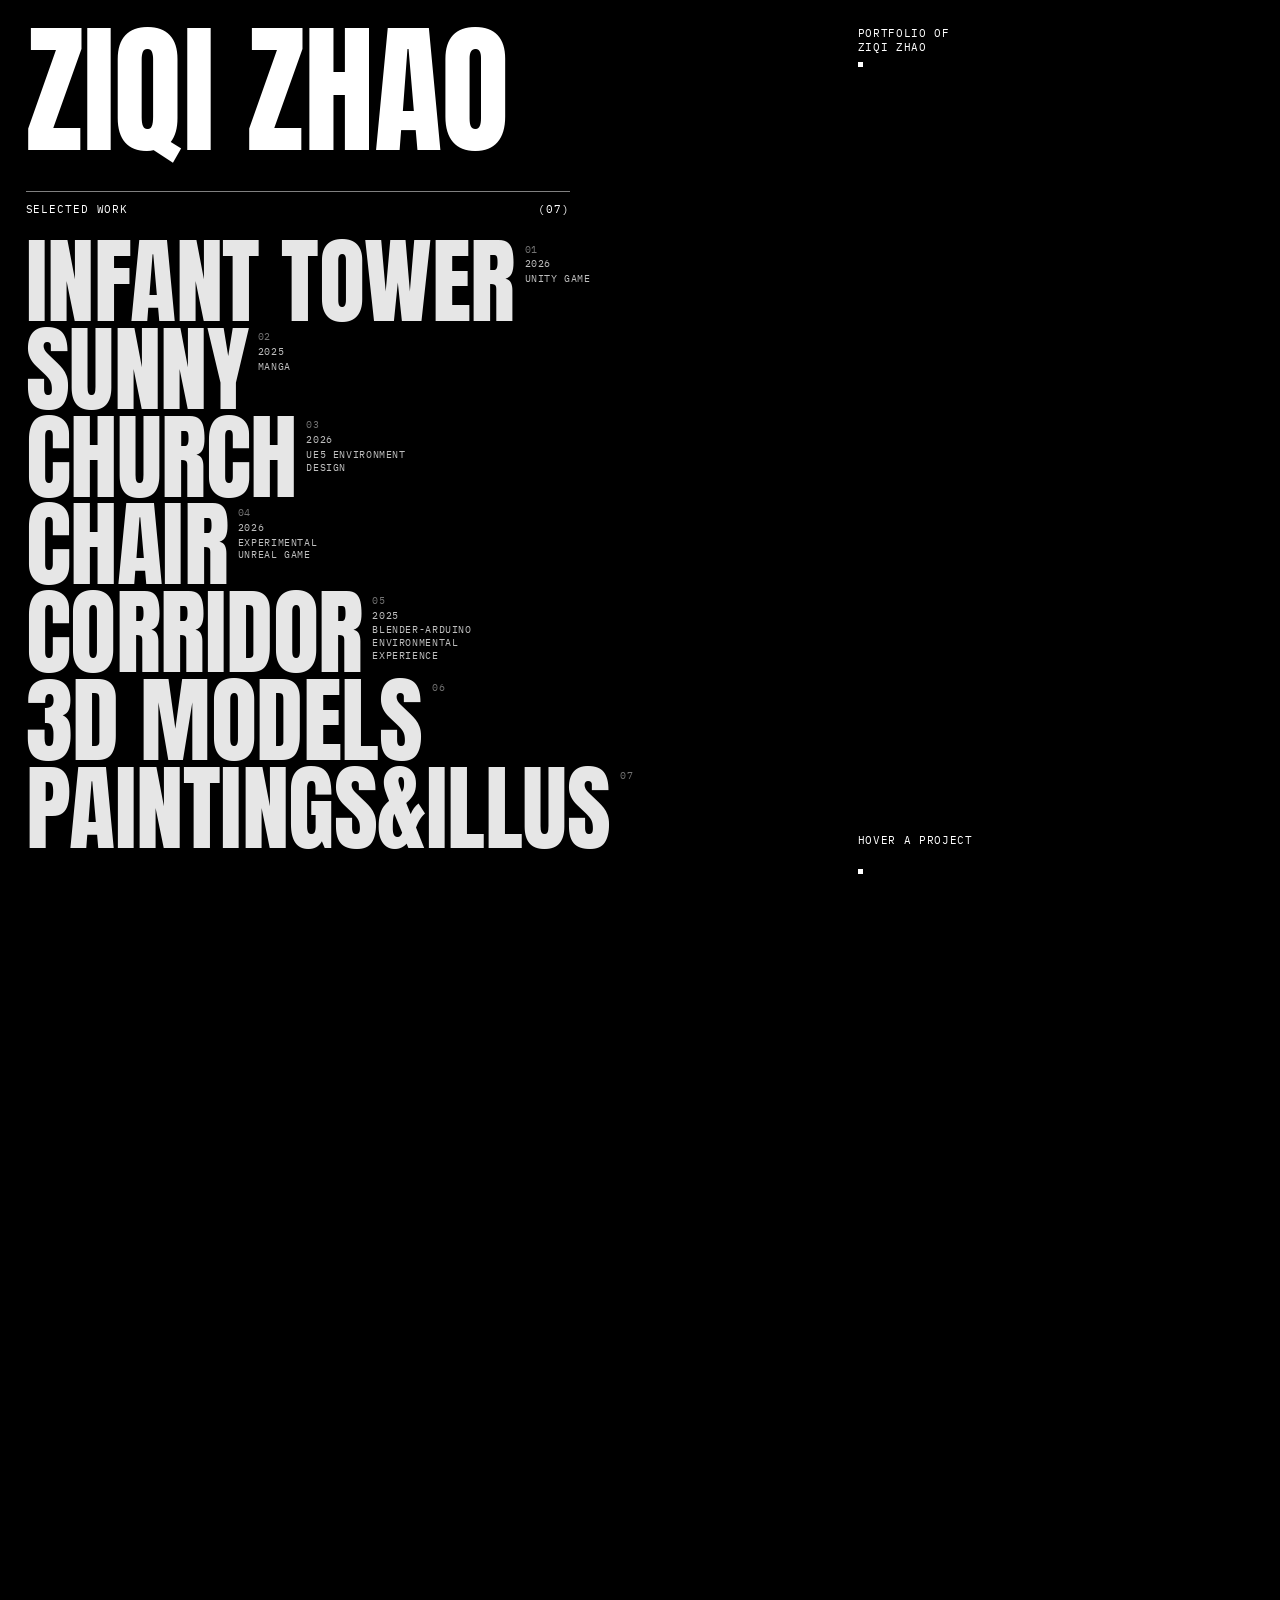
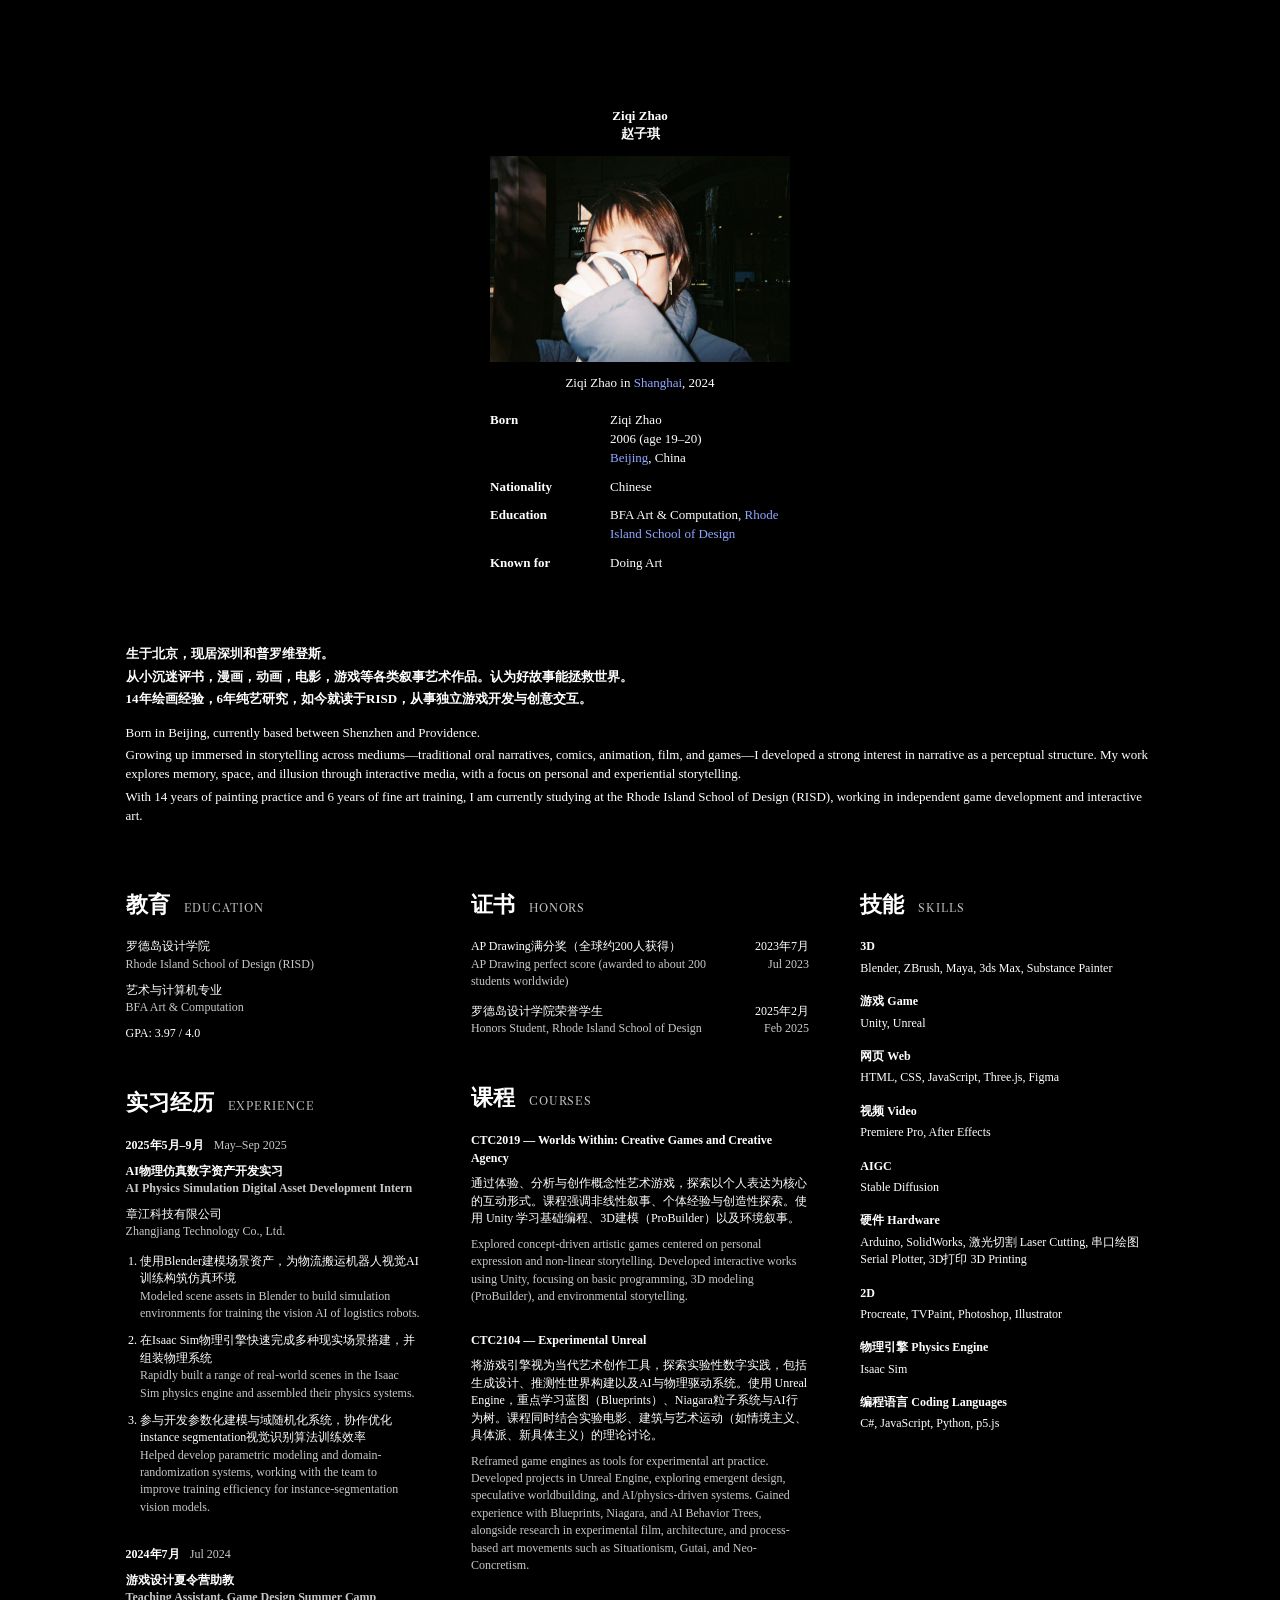
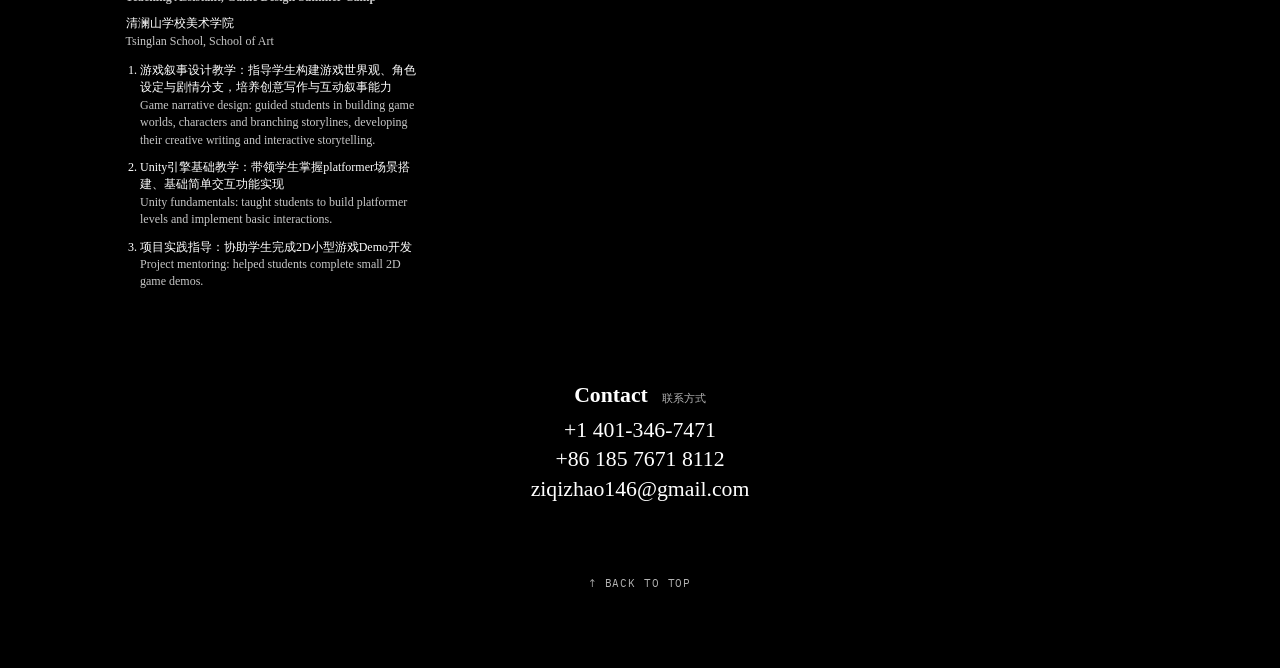
<file: index.html>
<!DOCTYPE html>
<html lang="en">
<head>
  <meta charset="utf-8">
  <meta name="viewport" content="width=device-width, initial-scale=1">
  <title>Ziqi Zhao — Portfolio</title>
  <meta name="description" content="Portfolio of Ziqi Zhao — games, environmental experiences, manga, 3D and painting.">
  <link rel="preload" href="assets/fonts/anton-latin-400-normal.woff2?v=912c3c9f26" as="font" type="font/woff2" crossorigin>
  <link rel="preload" href="assets/fonts/libre-caslon-text-latin-400-normal.woff2" as="font" type="font/woff2" crossorigin>
  <link rel="stylesheet" href="assets/css/style.css?v=9d359896c9">
  <link rel="stylesheet" href="assets/css/about.css?v=159764743d">
</head>
<body class="home" id="top">
  <video class="bg-video" id="bgVideo" autoplay muted loop playsinline preload="auto"></video>
  <div class="bg-shade" aria-hidden="true"></div>
  <nav class="stack" id="stack" aria-label="Projects">
    <h1 class="stack__name" id="name">Ziqi Zhao</h1>
    <div class="stack__divider"><span>Selected work</span><span id="count"></span></div>
    <ol class="stack__list" id="list"></ol>
  </nav>

  <!-- ============ About / CV (scroll down from the project list) ============ -->
  <section class="cv" id="about" aria-label="About Ziqi Zhao">

    <aside class="cv__box" aria-label="Profile">
      <p class="cv__boxname">Ziqi Zhao<br><span lang="zh">赵子琪</span></p>
      <figure>
        <img src="content/about/portrait.jpg?v=df8f475150" width="1200" height="824" alt="Ziqi Zhao drinking from a cup at night" loading="lazy">
        <figcaption>Ziqi Zhao in <a href="https://en.wikipedia.org/wiki/Shanghai" target="_blank" rel="noopener">Shanghai</a>, 2024</figcaption>
      </figure>
      <dl>
        <dt>Born</dt><dd>Ziqi Zhao<br>2006 (age 19–20)<br><a href="https://en.wikipedia.org/wiki/Beijing" target="_blank" rel="noopener">Beijing</a>, China</dd>
        <dt>Nationality</dt><dd>Chinese</dd>
        <dt>Education</dt><dd>BFA Art &amp; Computation, <a href="https://www.risd.edu" target="_blank" rel="noopener">Rhode Island School of Design</a></dd>
        <dt>Known for</dt><dd>Doing Art</dd>
      </dl>
    </aside>

    <div class="cv__lower">
      <div class="cv__bio">
        <div lang="zh">
          <p>生于北京，现居深圳和普罗维登斯。</p>
          <p>从小沉迷评书，漫画，动画，电影，游戏等各类叙事艺术作品。认为好故事能拯救世界。</p>
          <p>14年绘画经验，6年纯艺研究，如今就读于RISD，从事独立游戏开发与创意交互。</p>
        </div>
        <div>
          <p>Born in Beijing, currently based between Shenzhen and Providence.</p>
          <p>Growing up immersed in storytelling across mediums—traditional oral narratives, comics, animation, film, and games—I developed a strong interest in narrative as a perceptual structure. My work explores memory, space, and illusion through interactive media, with a focus on personal and experiential storytelling.</p>
          <p>With 14 years of painting practice and 6 years of fine art training, I am currently studying at the Rhode Island School of Design (RISD), working in independent game development and interactive art.</p>
        </div>
      </div>

      <div class="cv__cols">
        <div class="cv__col">
          <section>
            <h3><span lang="zh">教育</span><small>Education</small></h3>
            <p><span lang="zh">罗德岛设计学院</span><br><span class="en">Rhode Island School of Design (RISD)</span></p>
            <p><span lang="zh">艺术与计算机专业</span><br><span class="en">BFA Art &amp; Computation</span></p>
            <p>GPA: 3.97 / 4.0</p>
          </section>

          <section>
            <h3><span lang="zh">实习经历</span><small>Experience</small></h3>
            <article class="cv__job">
              <p class="cv__when">2025年5月–9月 <span class="en">May–Sep 2025</span></p>
              <p><b lang="zh">AI物理仿真数字资产开发实习</b><br><span class="en"><b>AI Physics Simulation Digital Asset Development Intern</b></span></p>
              <p><span lang="zh">章江科技有限公司</span><br><span class="en">Zhangjiang Technology Co., Ltd.</span></p>
              <ol>
                <li><span lang="zh">使用Blender建模场景资产，为物流搬运机器人视觉AI训练构筑仿真环境</span><span class="en">Modeled scene assets in Blender to build simulation environments for training the vision AI of logistics robots.</span></li>
                <li><span lang="zh">在Isaac Sim物理引擎快速完成多种现实场景搭建，并组装物理系统</span><span class="en">Rapidly built a range of real-world scenes in the Isaac Sim physics engine and assembled their physics systems.</span></li>
                <li><span lang="zh">参与开发参数化建模与域随机化系统，协作优化instance segmentation视觉识别算法训练效率</span><span class="en">Helped develop parametric modeling and domain-randomization systems, working with the team to improve training efficiency for instance-segmentation vision models.</span></li>
              </ol>
            </article>
            <article class="cv__job">
              <p class="cv__when">2024年7月 <span class="en">Jul 2024</span></p>
              <p><b lang="zh">游戏设计夏令营助教</b><br><span class="en"><b>Teaching Assistant, Game Design Summer Camp</b></span></p>
              <p><span lang="zh">清澜山学校美术学院</span><br><span class="en">Tsinglan School, School of Art</span></p>
              <ol>
                <li><span lang="zh">游戏叙事设计教学：指导学生构建游戏世界观、角色设定与剧情分支，培养创意写作与互动叙事能力</span><span class="en">Game narrative design: guided students in building game worlds, characters and branching storylines, developing their creative writing and interactive storytelling.</span></li>
                <li><span lang="zh">Unity引擎基础教学：带领学生掌握platformer场景搭建、基础简单交互功能实现</span><span class="en">Unity fundamentals: taught students to build platformer levels and implement basic interactions.</span></li>
                <li><span lang="zh">项目实践指导：协助学生完成2D小型游戏Demo开发</span><span class="en">Project mentoring: helped students complete small 2D game demos.</span></li>
              </ol>
            </article>
          </section>
        </div>

        <div class="cv__col">
          <section>
            <h3><span lang="zh">证书</span><small>Honors</small></h3>
            <dl class="cv__honors">
              <dt><span lang="zh">AP Drawing满分奖（全球约200人获得）</span><span class="en">AP Drawing perfect score (awarded to about 200 students worldwide)</span></dt>
              <dd>2023年7月<span class="en">Jul 2023</span></dd>
              <dt><span lang="zh">罗德岛设计学院荣誉学生</span><span class="en">Honors Student, Rhode Island School of Design</span></dt>
              <dd>2025年2月<span class="en">Feb 2025</span></dd>
            </dl>
          </section>

          <section>
            <h3><span lang="zh">课程</span><small>Courses</small></h3>
            <article class="cv__course">
              <p><b>CTC2019 — Worlds Within: Creative Games and Creative Agency</b></p>
              <p lang="zh">通过体验、分析与创作概念性艺术游戏，探索以个人表达为核心的互动形式。课程强调非线性叙事、个体经验与创造性探索。使用 Unity 学习基础编程、3D建模（ProBuilder）以及环境叙事。</p>
              <p class="en">Explored concept-driven artistic games centered on personal expression and non-linear storytelling. Developed interactive works using Unity, focusing on basic programming, 3D modeling (ProBuilder), and environmental storytelling.</p>
            </article>
            <article class="cv__course">
              <p><b>CTC2104 — Experimental Unreal</b></p>
              <p lang="zh">将游戏引擎视为当代艺术创作工具，探索实验性数字实践，包括生成设计、推测性世界构建以及AI与物理驱动系统。使用 Unreal Engine，重点学习蓝图（Blueprints）、Niagara粒子系统与AI行为树。课程同时结合实验电影、建筑与艺术运动（如情境主义、具体派、新具体主义）的理论讨论。</p>
              <p class="en">Reframed game engines as tools for experimental art practice. Developed projects in Unreal Engine, exploring emergent design, speculative worldbuilding, and AI/physics-driven systems. Gained experience with Blueprints, Niagara, and AI Behavior Trees, alongside research in experimental film, architecture, and process-based art movements such as Situationism, Gutai, and Neo-Concretism.</p>
            </article>
          </section>
        </div>

        <div class="cv__col">
          <section>
            <h3><span lang="zh">技能</span><small>Skills</small></h3>
            <dl class="cv__skills">
              <dt>3D</dt><dd>Blender, ZBrush, Maya, 3ds Max, Substance Painter</dd>
              <dt><span lang="zh">游戏</span> Game</dt><dd>Unity, Unreal</dd>
              <dt><span lang="zh">网页</span> Web</dt><dd>HTML, CSS, JavaScript, Three.js, Figma</dd>
              <dt><span lang="zh">视频</span> Video</dt><dd>Premiere Pro, After Effects</dd>
              <dt>AIGC</dt><dd>Stable Diffusion</dd>
              <dt><span lang="zh">硬件</span> Hardware</dt><dd>Arduino, SolidWorks, <span lang="zh">激光切割</span> Laser Cutting, <span lang="zh">串口绘图</span> Serial Plotter, <span lang="zh">3D打印</span> 3D Printing</dd>
              <dt>2D</dt><dd>Procreate, TVPaint, Photoshop, Illustrator</dd>
              <dt><span lang="zh">物理引擎</span> Physics Engine</dt><dd>Isaac Sim</dd>
              <dt><span lang="zh">编程语言</span> Coding Languages</dt><dd>C#, JavaScript, Python, p5.js</dd>
            </dl>
          </section>
        </div>
      </div>

      <footer class="cv__contact" id="contact">
        <h3>Contact <span lang="zh">联系方式</span></h3>
        <p><a href="tel:+14013467471">+1 401-346-7471</a></p>
        <p><a href="tel:+8618576718112">+86 185 7671 8112</a></p>
        <p><a href="mailto:ziqizhao146@gmail.com">ziqizhao146@gmail.com</a></p>
        <a class="cv__top" href="#top">↑ Back to top</a>
      </footer>
    </div>
  </section>
  <aside class="readout" aria-live="polite">
    <p class="readout__label">Portfolio of<br><span id="readoutName">Ziqi Zhao</span></p>
    <p class="readout__label readout__now" id="readout">Hover a project<br>&nbsp;</p>
  </aside>
  <script src="content/data.js?v=e04e2d3a2c"></script>
  <script src="assets/js/home.js?v=8d299c8f18"></script>
</body>
</html>
</file>
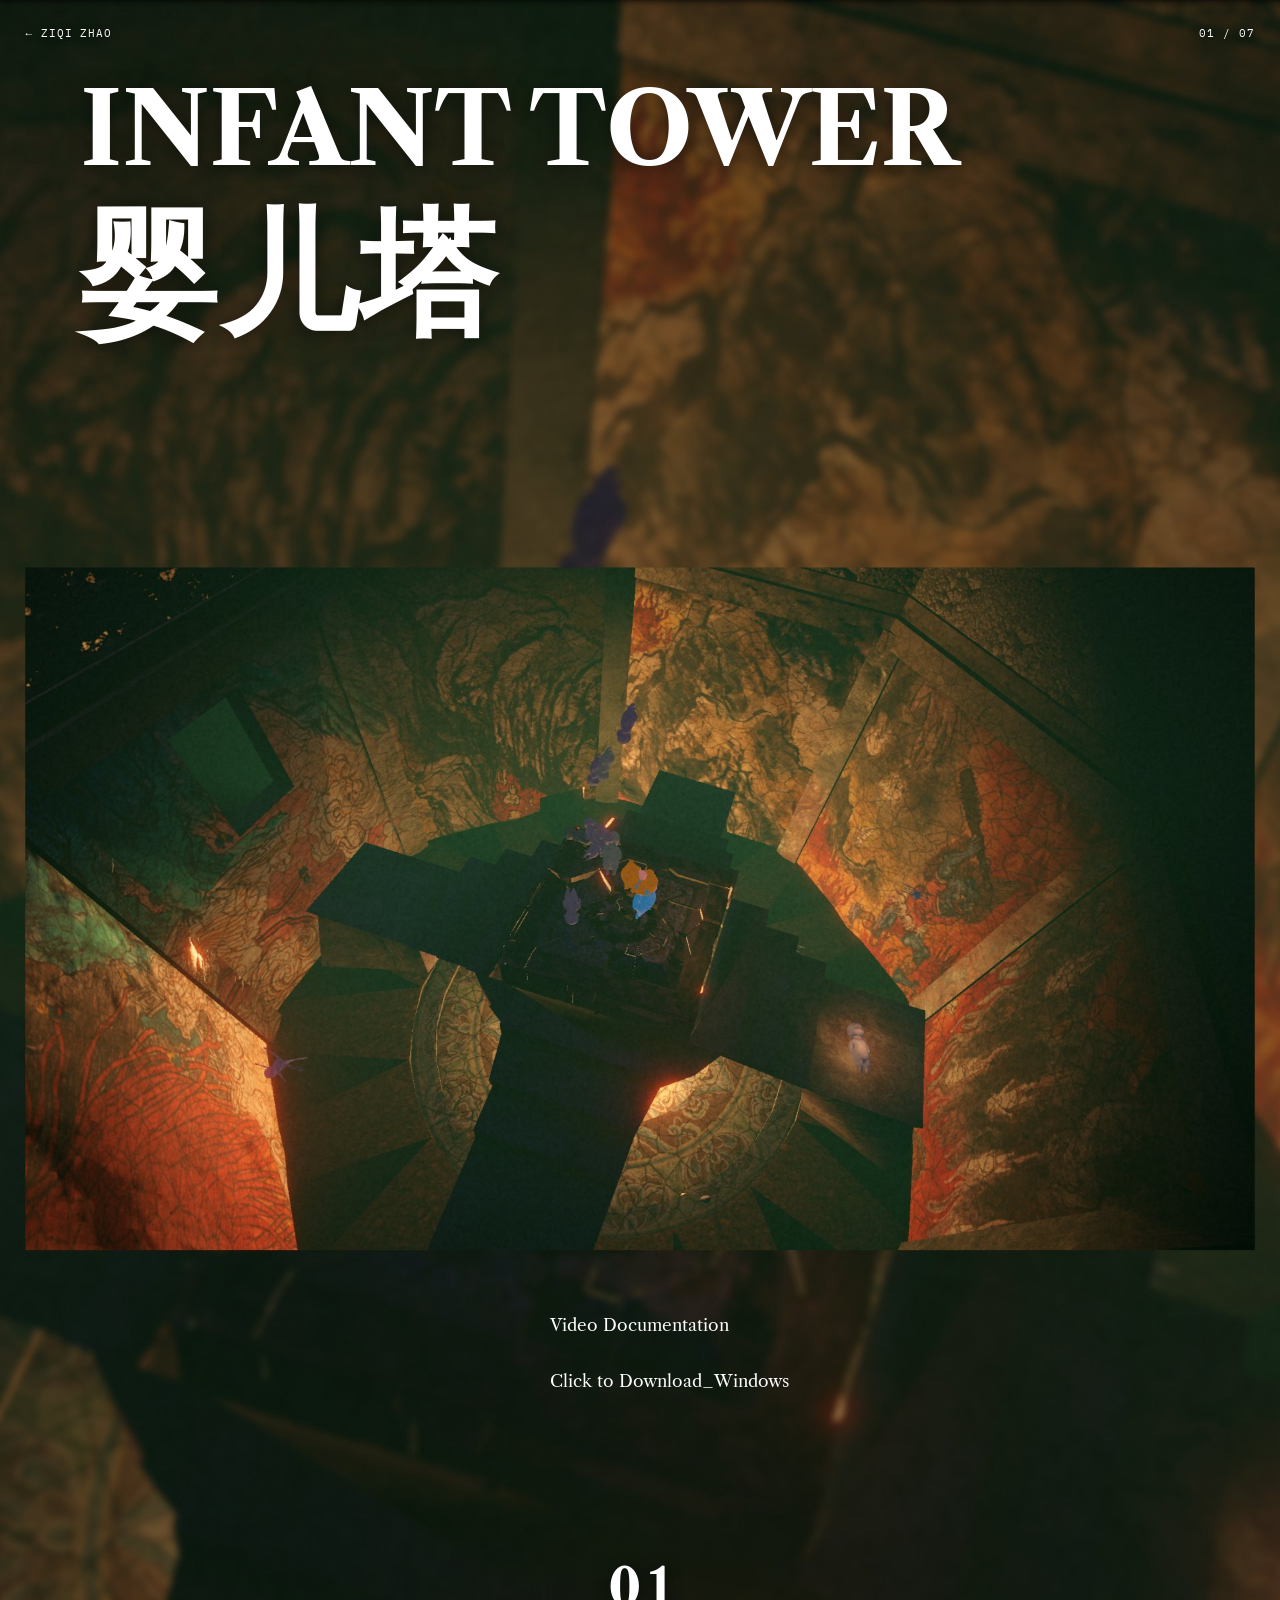
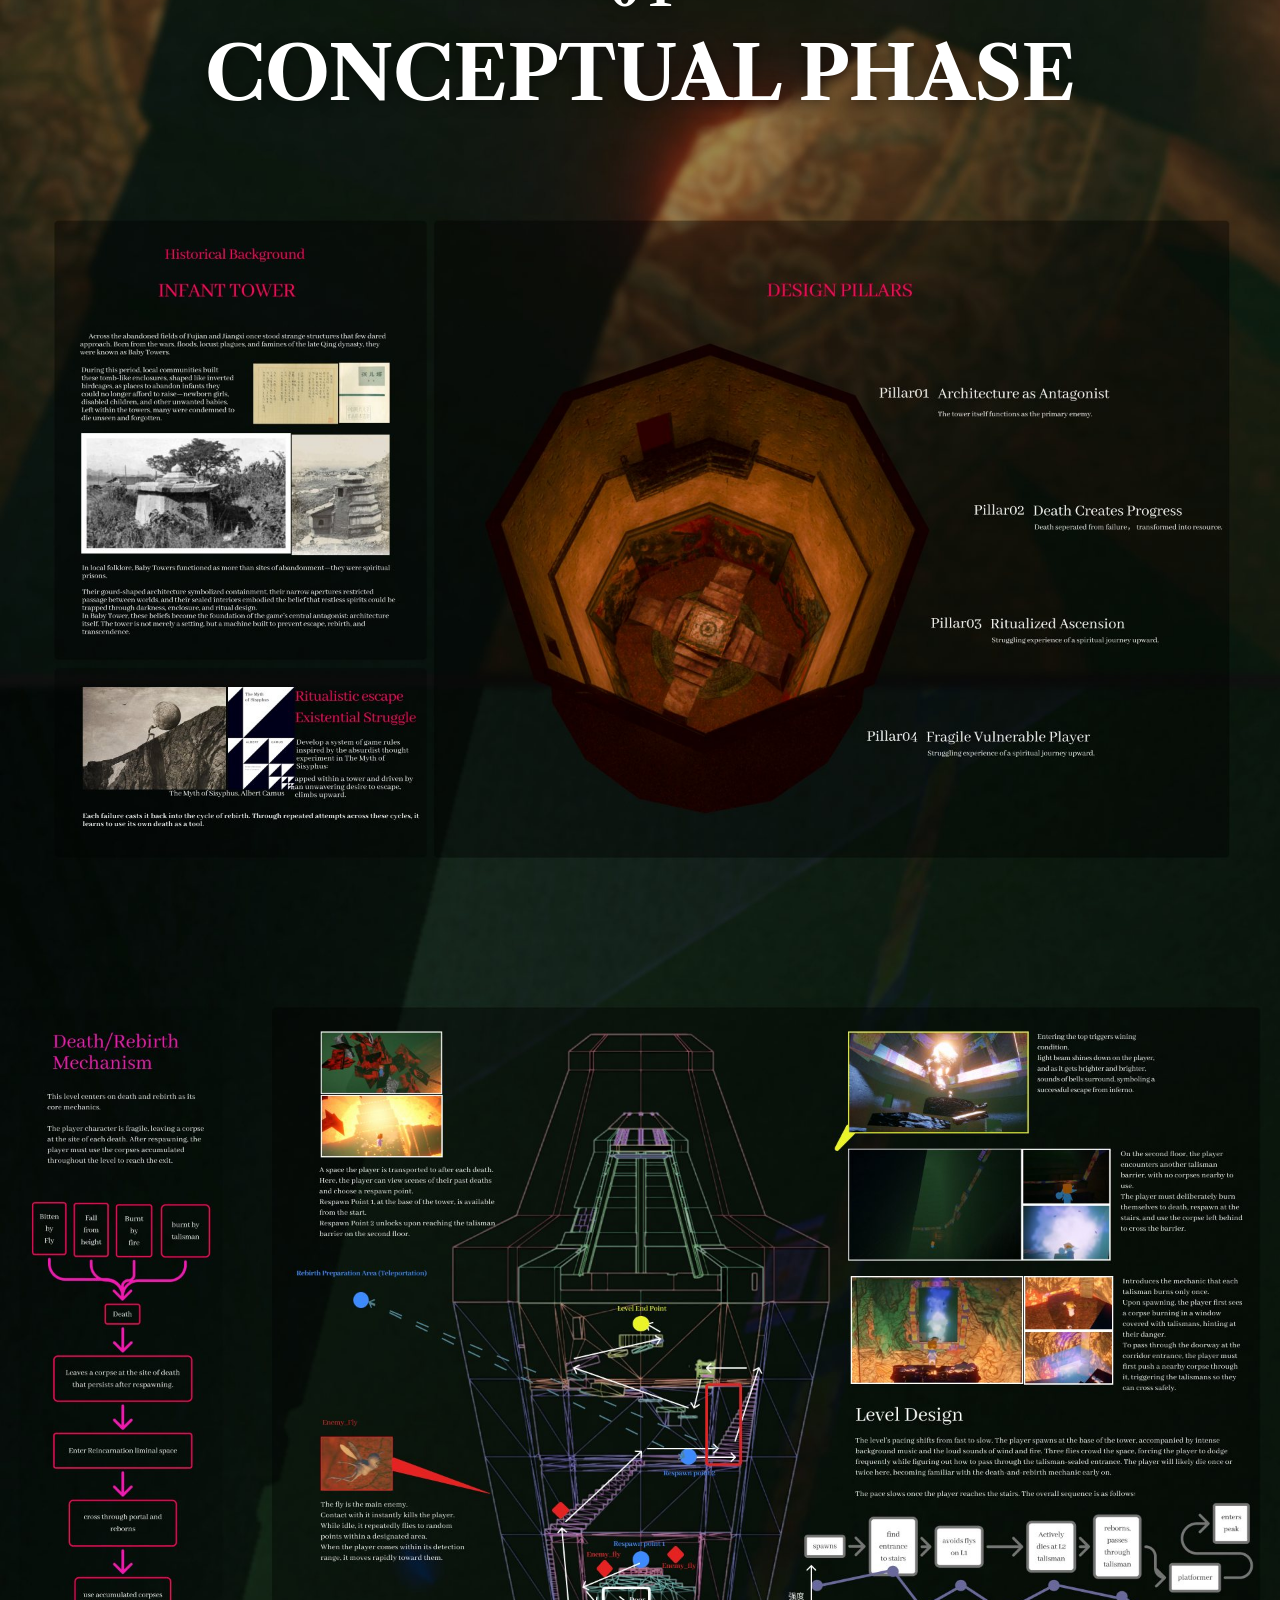
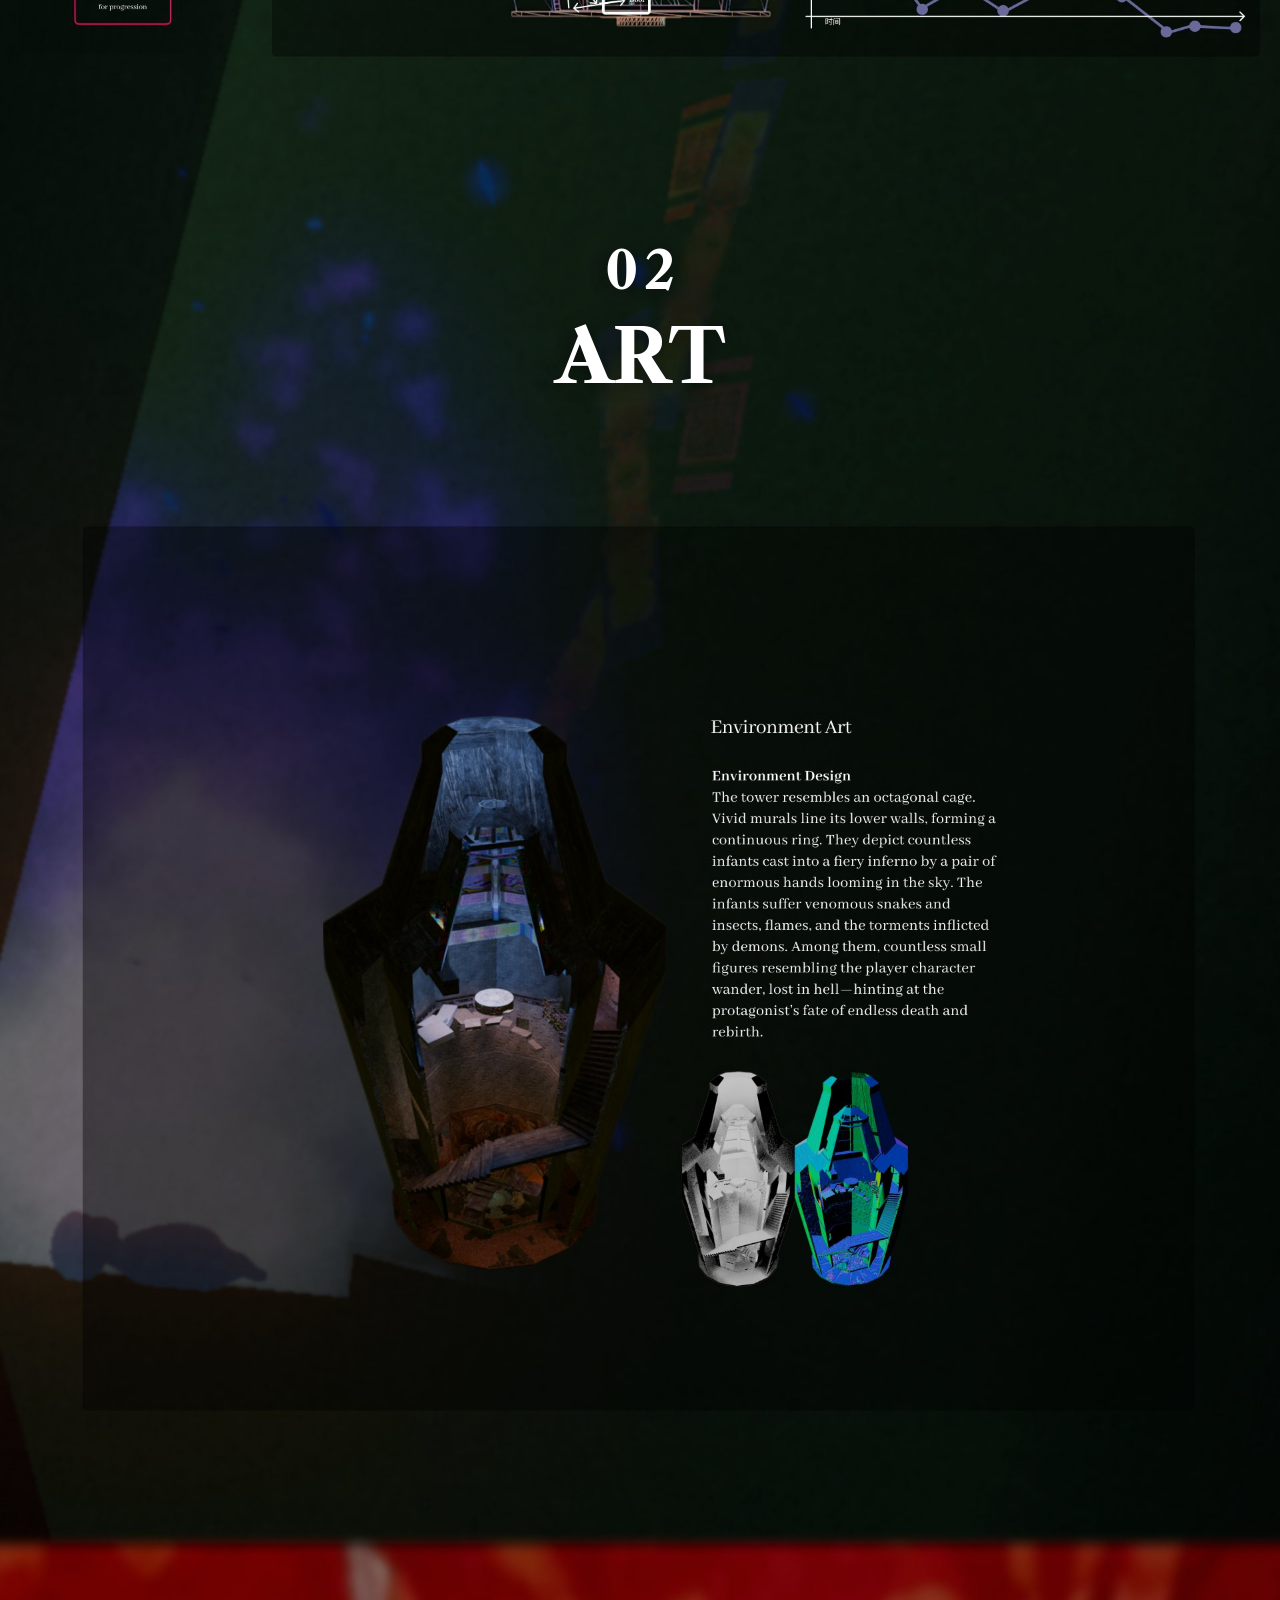
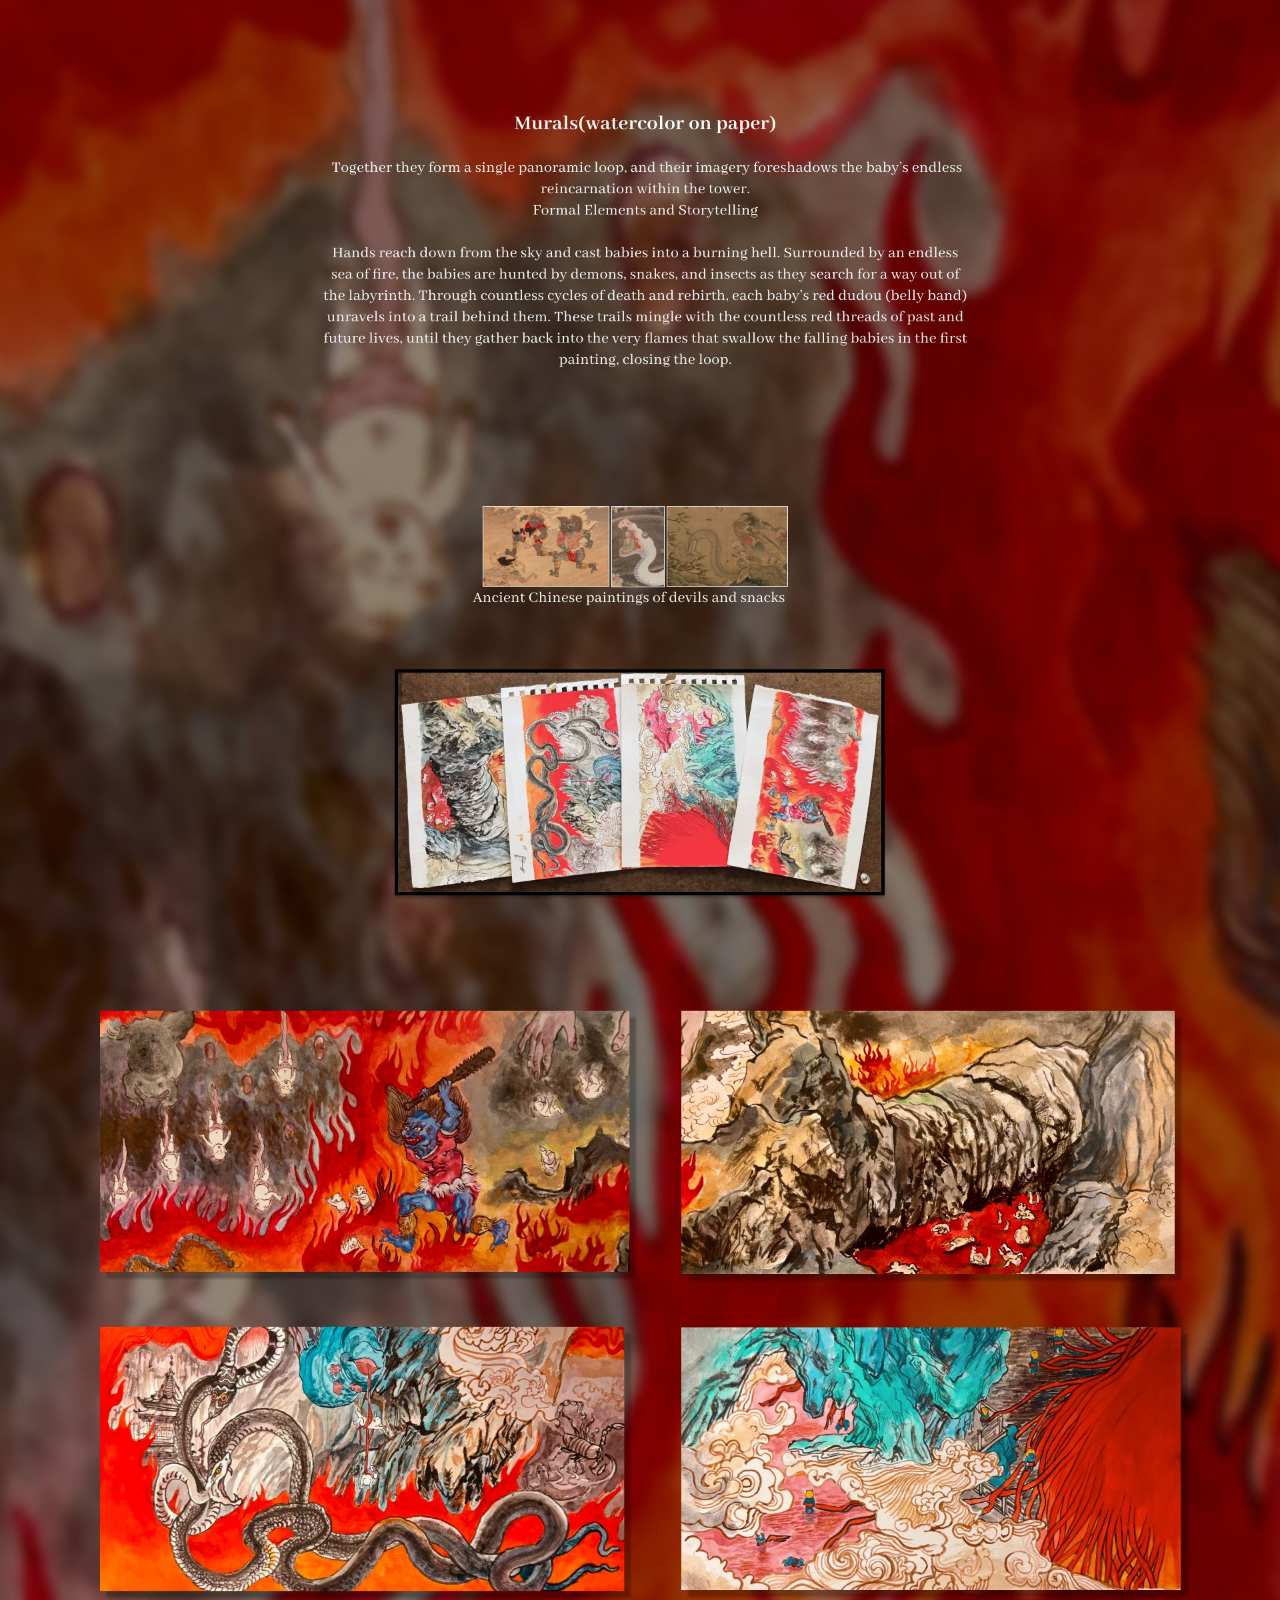
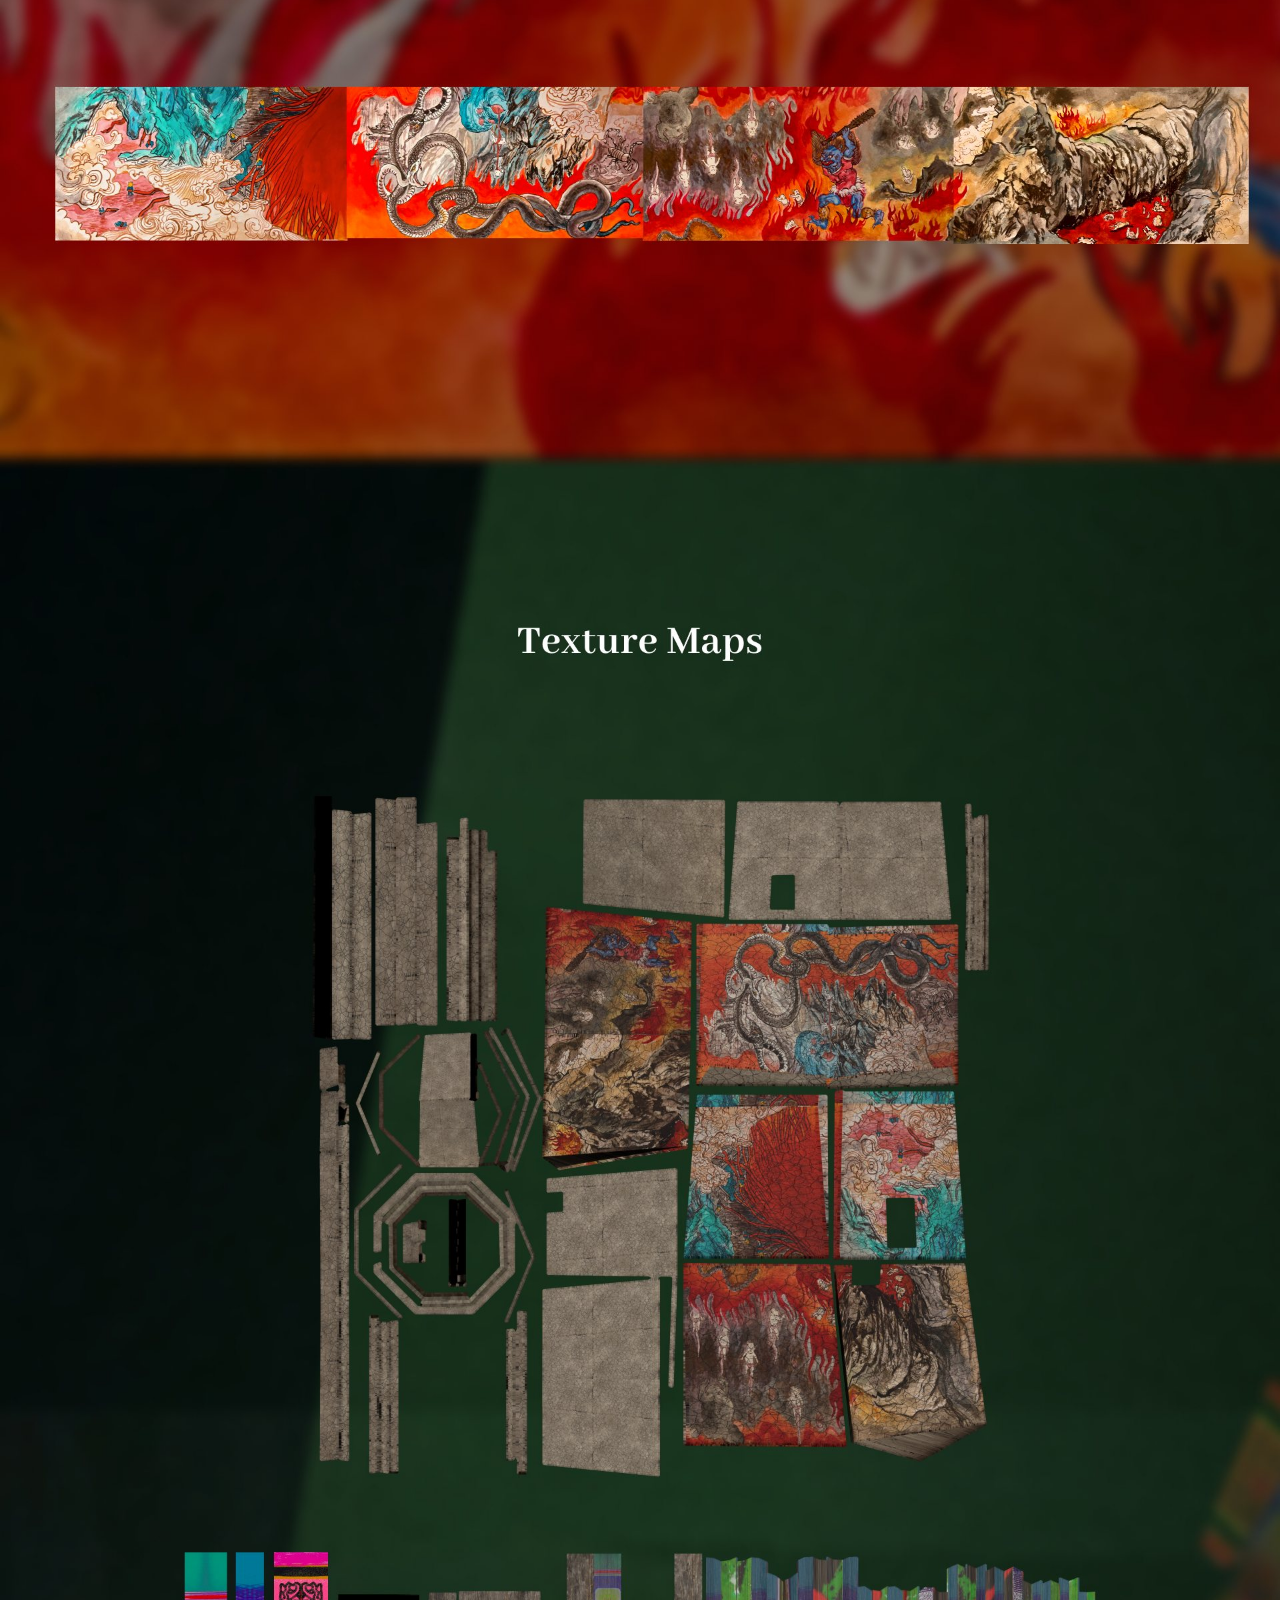
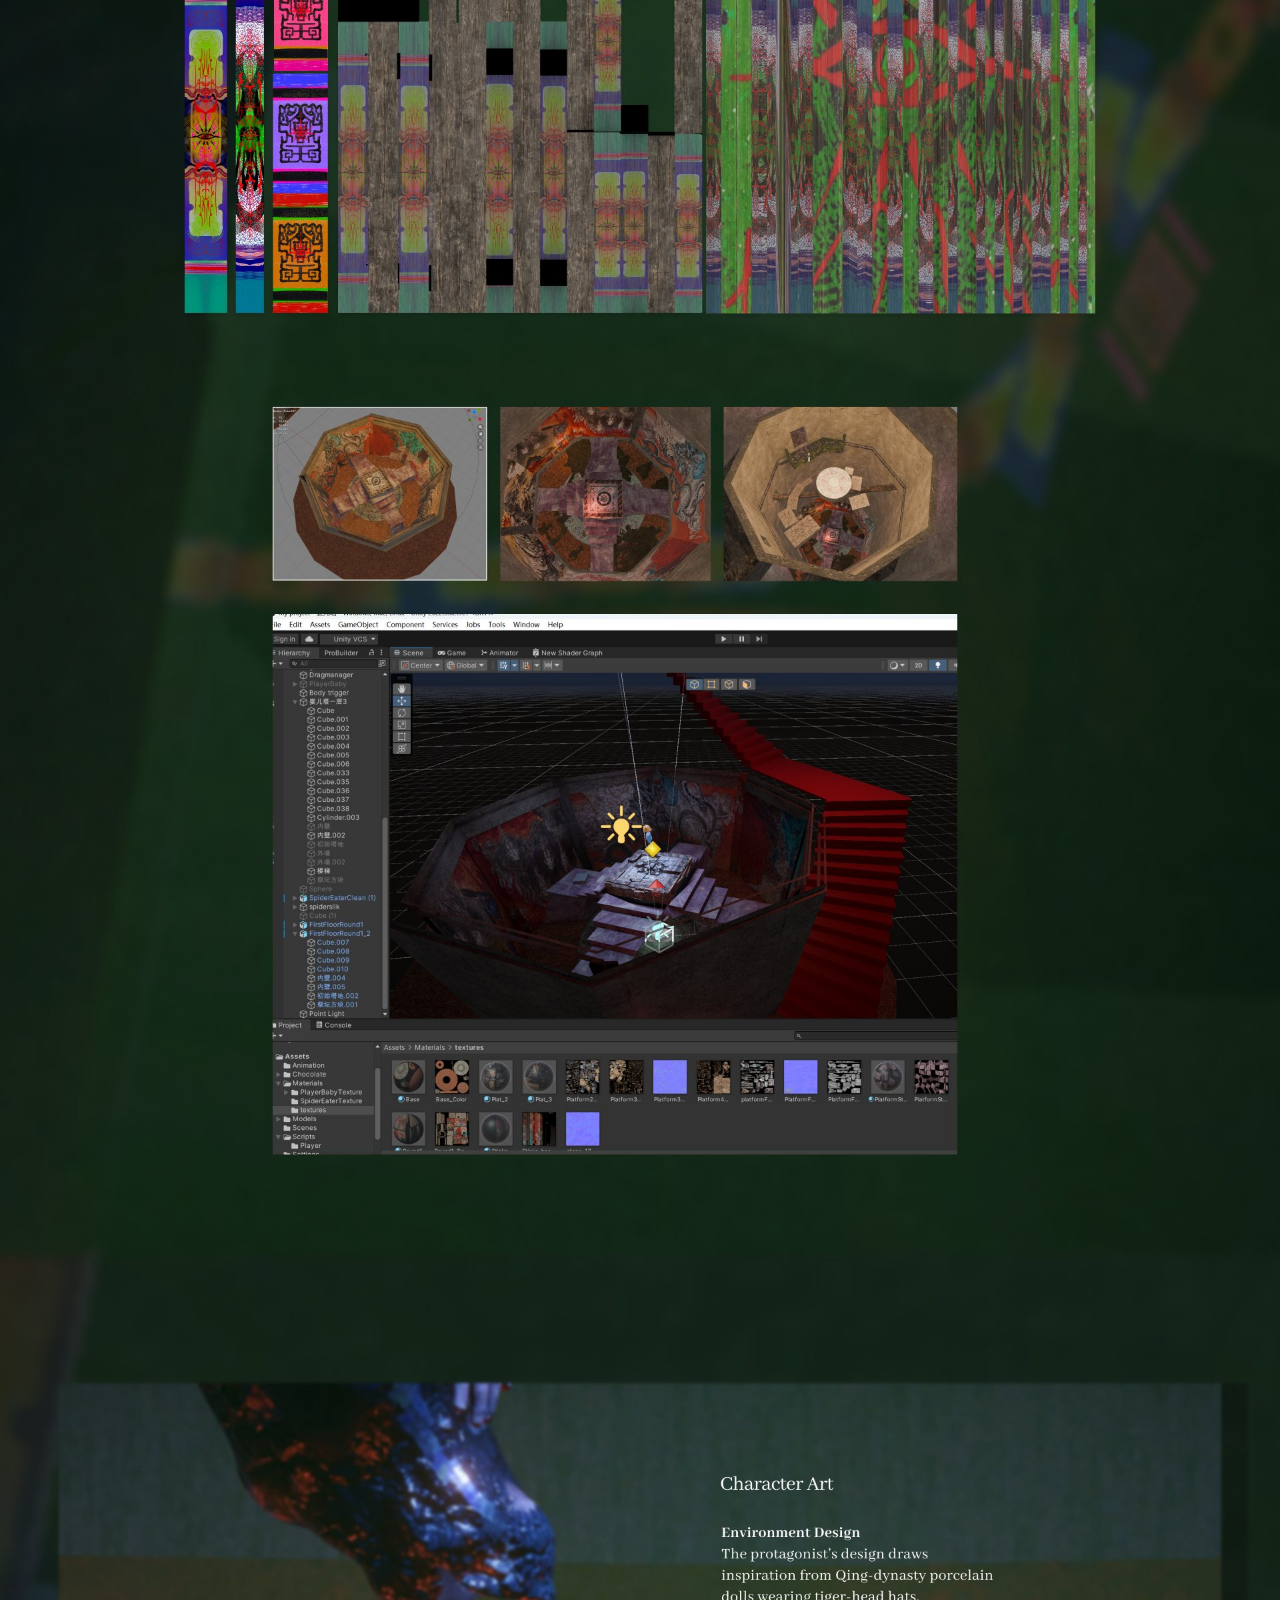
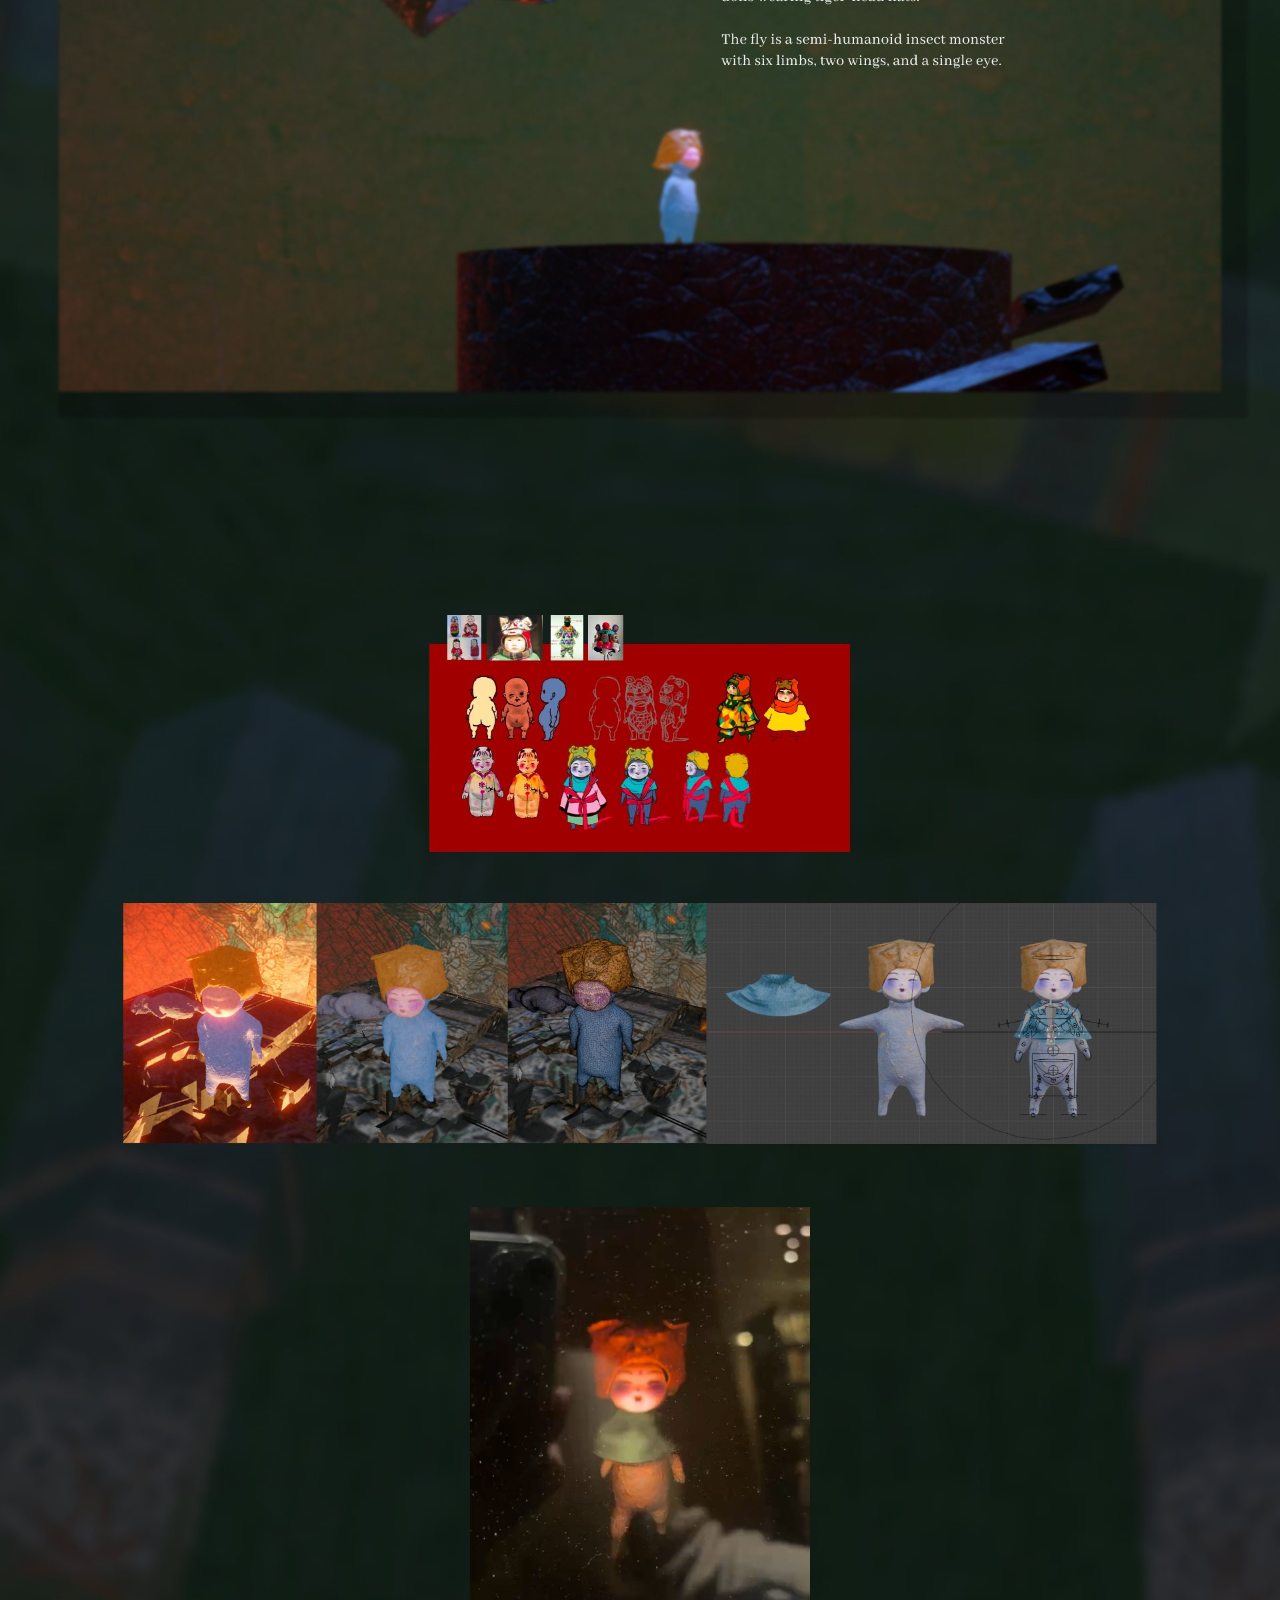
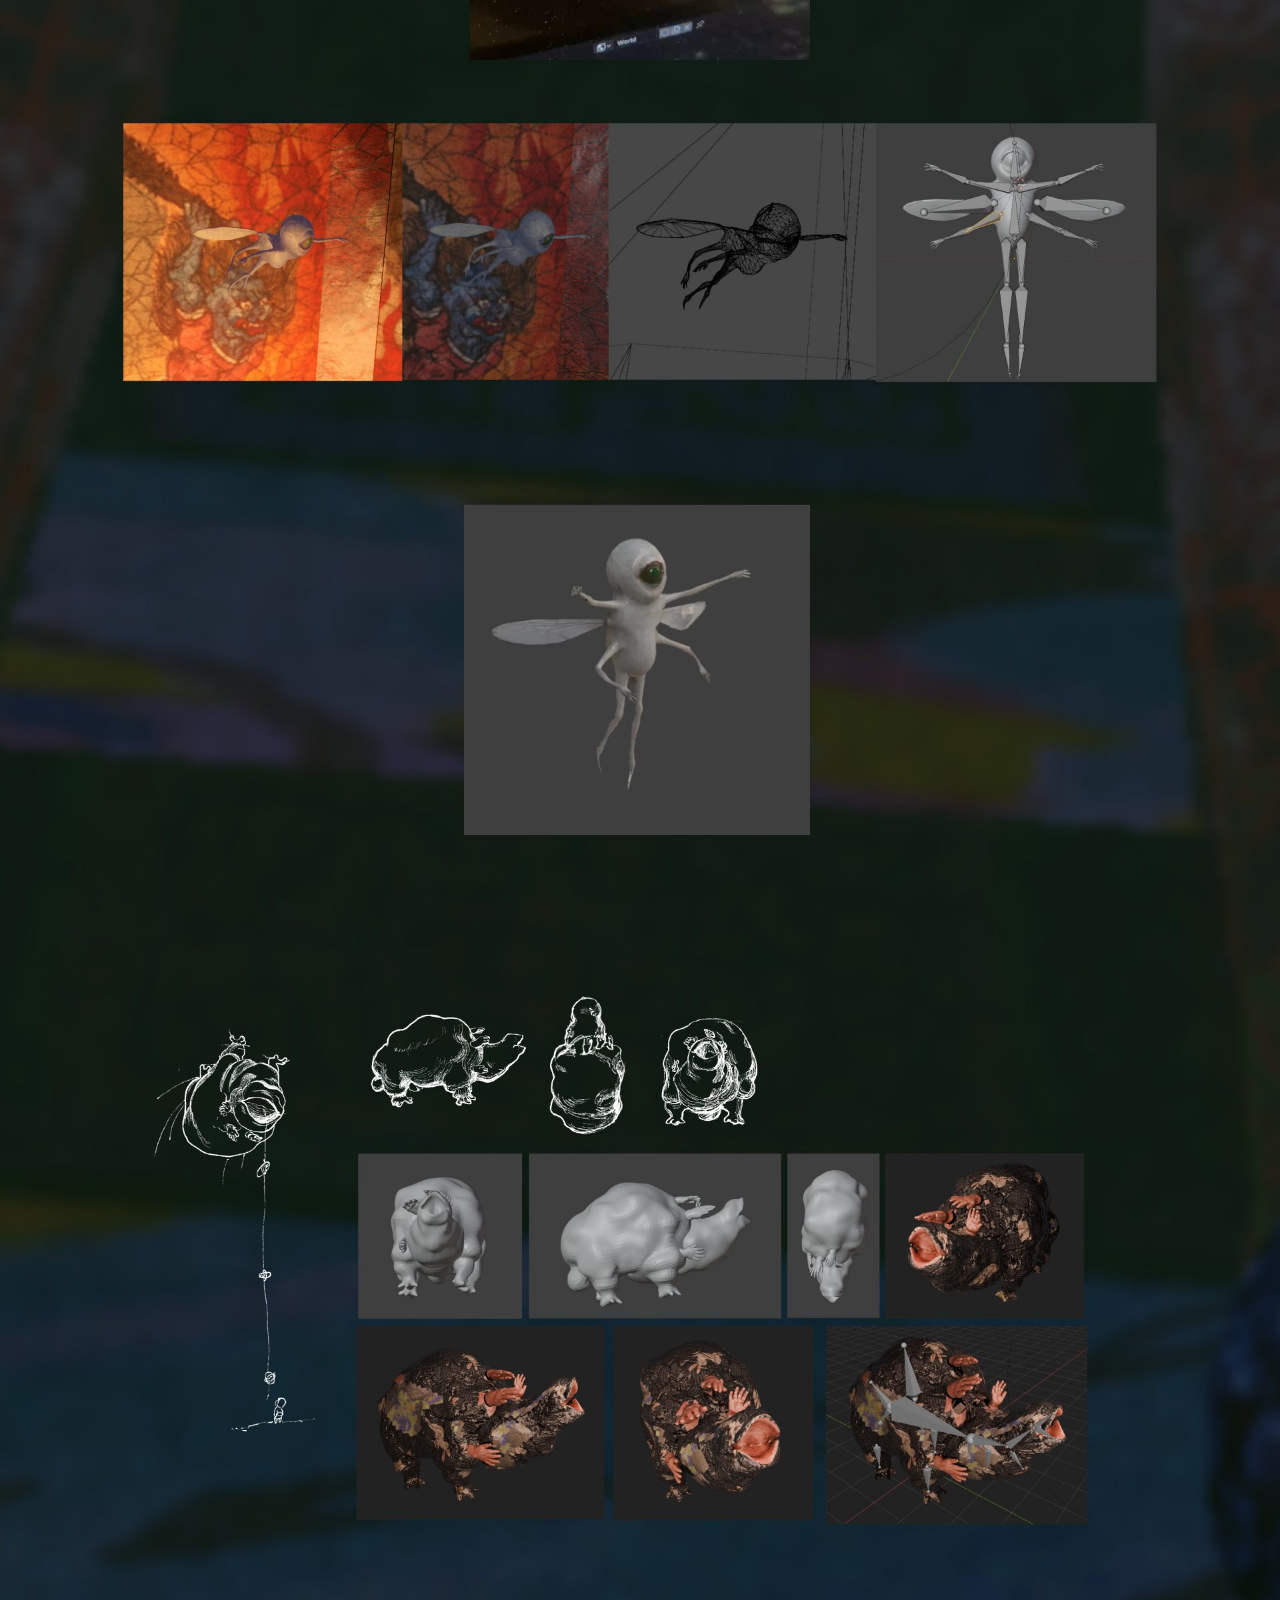
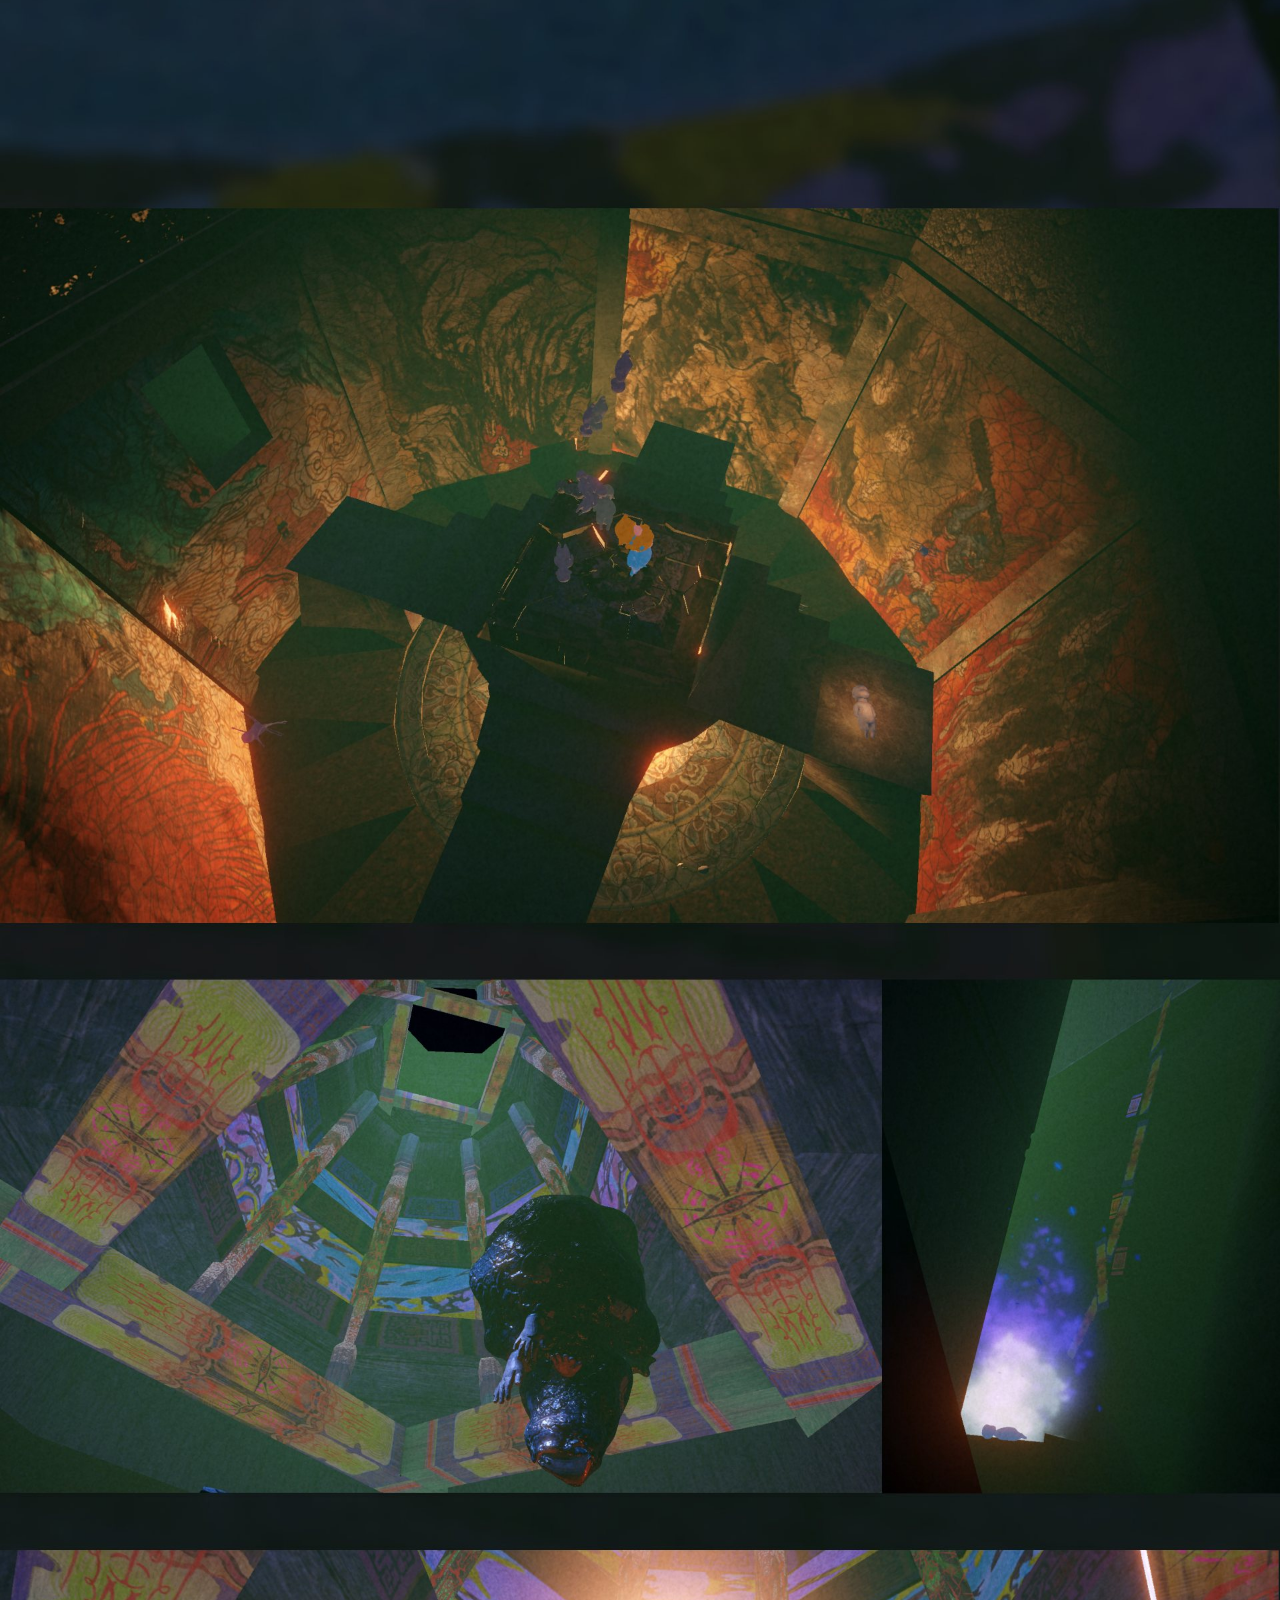
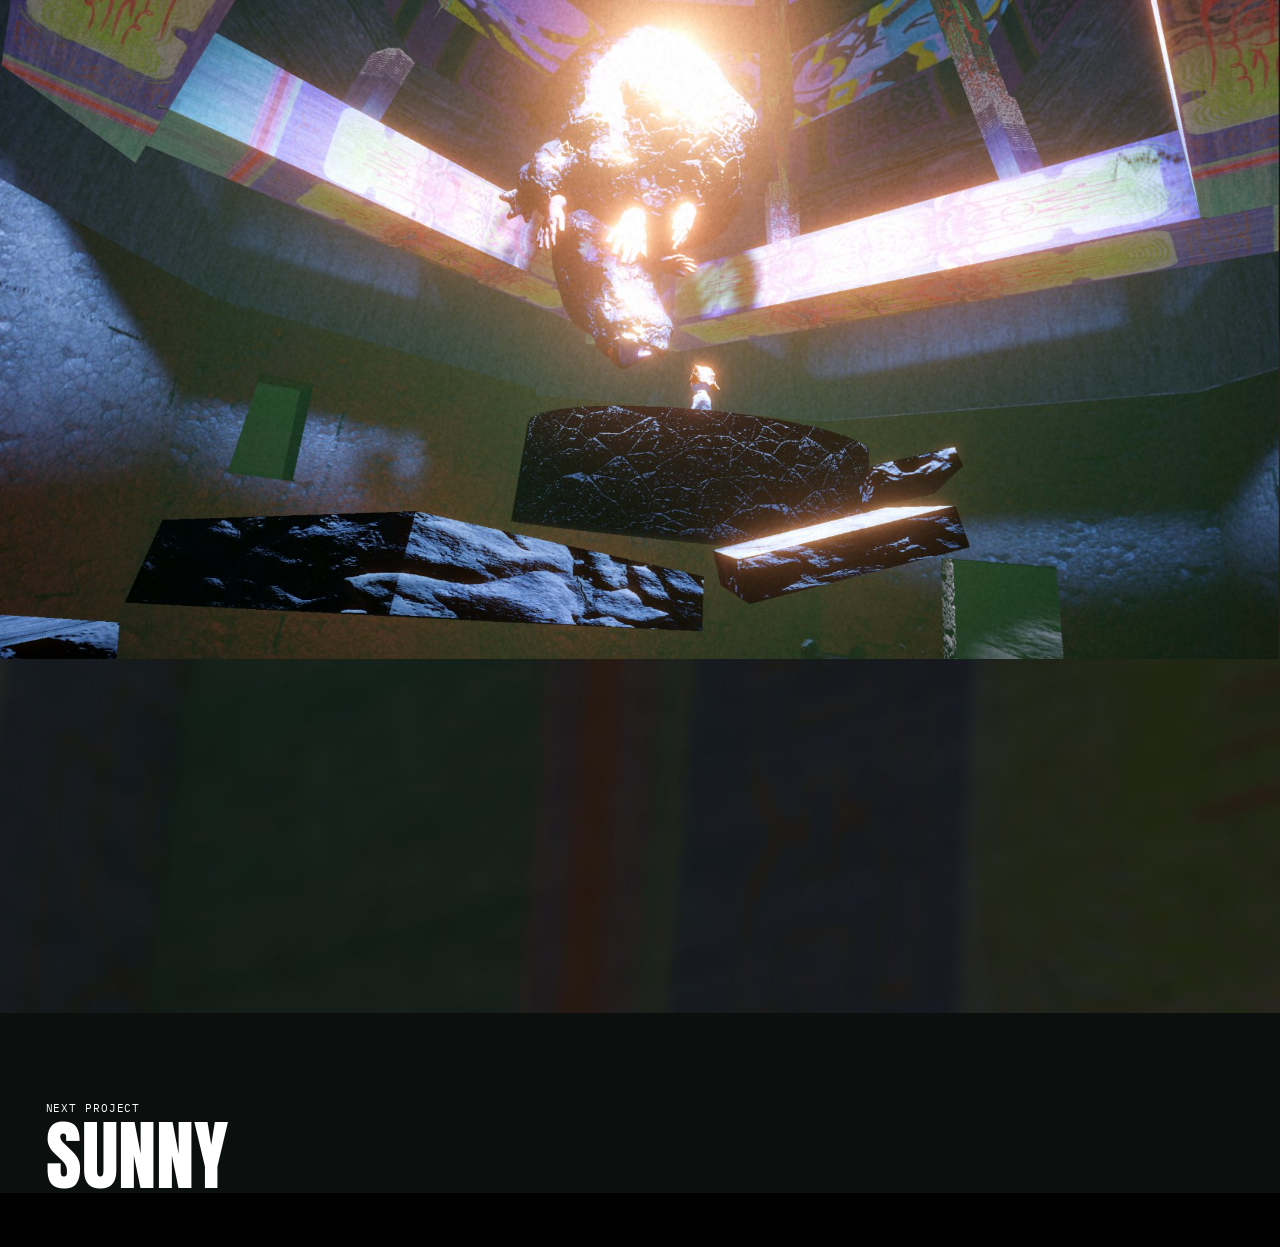
<file: infant-tower.html>
<!DOCTYPE html>
<html lang="en">
<head>
  <meta charset="utf-8">
  <meta name="viewport" content="width=device-width, initial-scale=1">
  <title>Infant Tower — Ziqi Zhao</title>
  <meta name="description" content="Infant Tower (2026) — a Unity game by Ziqi Zhao.">
  <link rel="stylesheet" href="assets/css/style.css?v=9d359896c9">
  <link rel="stylesheet" href="assets/css/infant-tower.css?v=3811a523f5">
</head>
<body class="it">
<nav class="it-top">
  <a href="index.html">← Ziqi Zhao</a>
  <span id="itNum">01 / 07</span>
</nav>

<!-- The layout sheet (BabyTower.png, 1920 × 23120) shown as-is, in 8 slices.
     Interactive spots sit on top at the sheet's own pixel positions. -->
<main class="it-sheet">
  <!-- title in the empty space above the game still (sheet y 0–850) -->
  <header class="it-title">
    <h1 class="it-title__name">
      <span class="it-title__en">Infant Tower</span>
      <span class="it-title__zh" lang="zh">婴儿塔</span>
    </h1>
  </header>

  <img src="content/works/InfantTower/sheet/part-01.jpg?v=097236e550" width="1920" height="2890" alt="Infant Tower — game still and the start of the Conceptual Phase" fetchpriority="high">
  <img src="content/works/InfantTower/sheet/part-02.jpg?v=7767fea9c3" width="1920" height="2890" alt="Conceptual Phase: historical background, design pillars, death/rebirth mechanism and level design" loading="lazy">
  <img src="content/works/InfantTower/sheet/part-03.jpg?v=dc77e383dd" width="1920" height="2890" alt="Art: environment design and murals" loading="lazy">
  <img src="content/works/InfantTower/sheet/part-04.jpg?v=a5a808196e" width="1920" height="2890" alt="Murals and texture maps" loading="lazy">
  <img src="content/works/InfantTower/sheet/part-05.jpg?v=32f1e32838" width="1920" height="2890" alt="Texture maps and character art" loading="lazy">
  <img src="content/works/InfantTower/sheet/part-06.jpg?v=99a70ebbca" width="1920" height="2890" alt="Character design and models" loading="lazy">
  <img src="content/works/InfantTower/sheet/part-07.jpg?v=8754eb22be" width="1920" height="2890" alt="The fly, the monster and in-game views" loading="lazy">
  <img src="content/works/InfantTower/sheet/part-08.jpg?v=9b60a94e1e" width="1920" height="2890" alt="In-game views" loading="lazy">

  <!-- section headings (set in the title's typeface, over the sheet) -->
  <h2 class="it-sec" style="--y:2290; --h:330"><span class="it-sec__num">01</span><span class="it-sec__name">Conceptual Phase</span></h2>
  <h2 class="it-sec" style="--y:5130; --h:300"><span class="it-sec__num">02</span><span class="it-sec__name">Art</span></h2>

  <!-- video documentation: the hero still and the text under it -->
  <button type="button" class="it-spot it-spot--still" data-video="-7InQu28lEM" style="--x:38; --y:850; --w:1844; --h:1023" aria-label="Play the walkthrough video"><span class="it-spot__play" aria-hidden="true"></span></button>
  <button type="button" class="it-spot it-spot--text" data-video="-7InQu28lEM" style="--x:825; --y:1972">Video Documentation</button>
  <a class="it-spot it-spot--text" href="https://drive.google.com/file/d/1kDHGl-aTWt6YwcMaVPWnOaf5hgVPfIjF/view?usp=drive_link" target="_blank" rel="noopener" style="--x:825; --y:2056">Click to Download_Windows</a>

  <!-- the fly render becomes the fly turntable video -->
  <video class="it-spot it-spot--video" src="content/works/InfantTower/sheet/fly-turntable.mp4?v=7b3872dc18" poster="content/works/InfantTower/sheet/fly-turntable-poster.jpg?v=aa4f13533a"
         style="--x:696; --y:17557; --w:519; --h:495" muted loop autoplay playsinline preload="metadata" aria-label="The fly, turning"></video>
</main>

<a class="project__next it-next" href="project.html?p=corridor"><small>Next project</small>Corridor</a>

<!-- walkthrough video -->
<div class="it-modal" id="videoModal" hidden>
  <div class="it-modal__box">
    <div class="it-modal__bar">
      <a href="https://youtu.be/-7InQu28lEM" target="_blank" rel="noopener">Open on YouTube ↗</a>
      <button type="button" class="it-modal__close" aria-label="Close video">Close ✕</button>
    </div>
    <div class="it-modal__frame"></div>
  </div>
</div>

<script src="content/data.js?v=e04e2d3a2c"></script>
<script src="assets/js/infant-tower.js?v=a7f6c9b10a"></script>
</body>
</html>
</file>
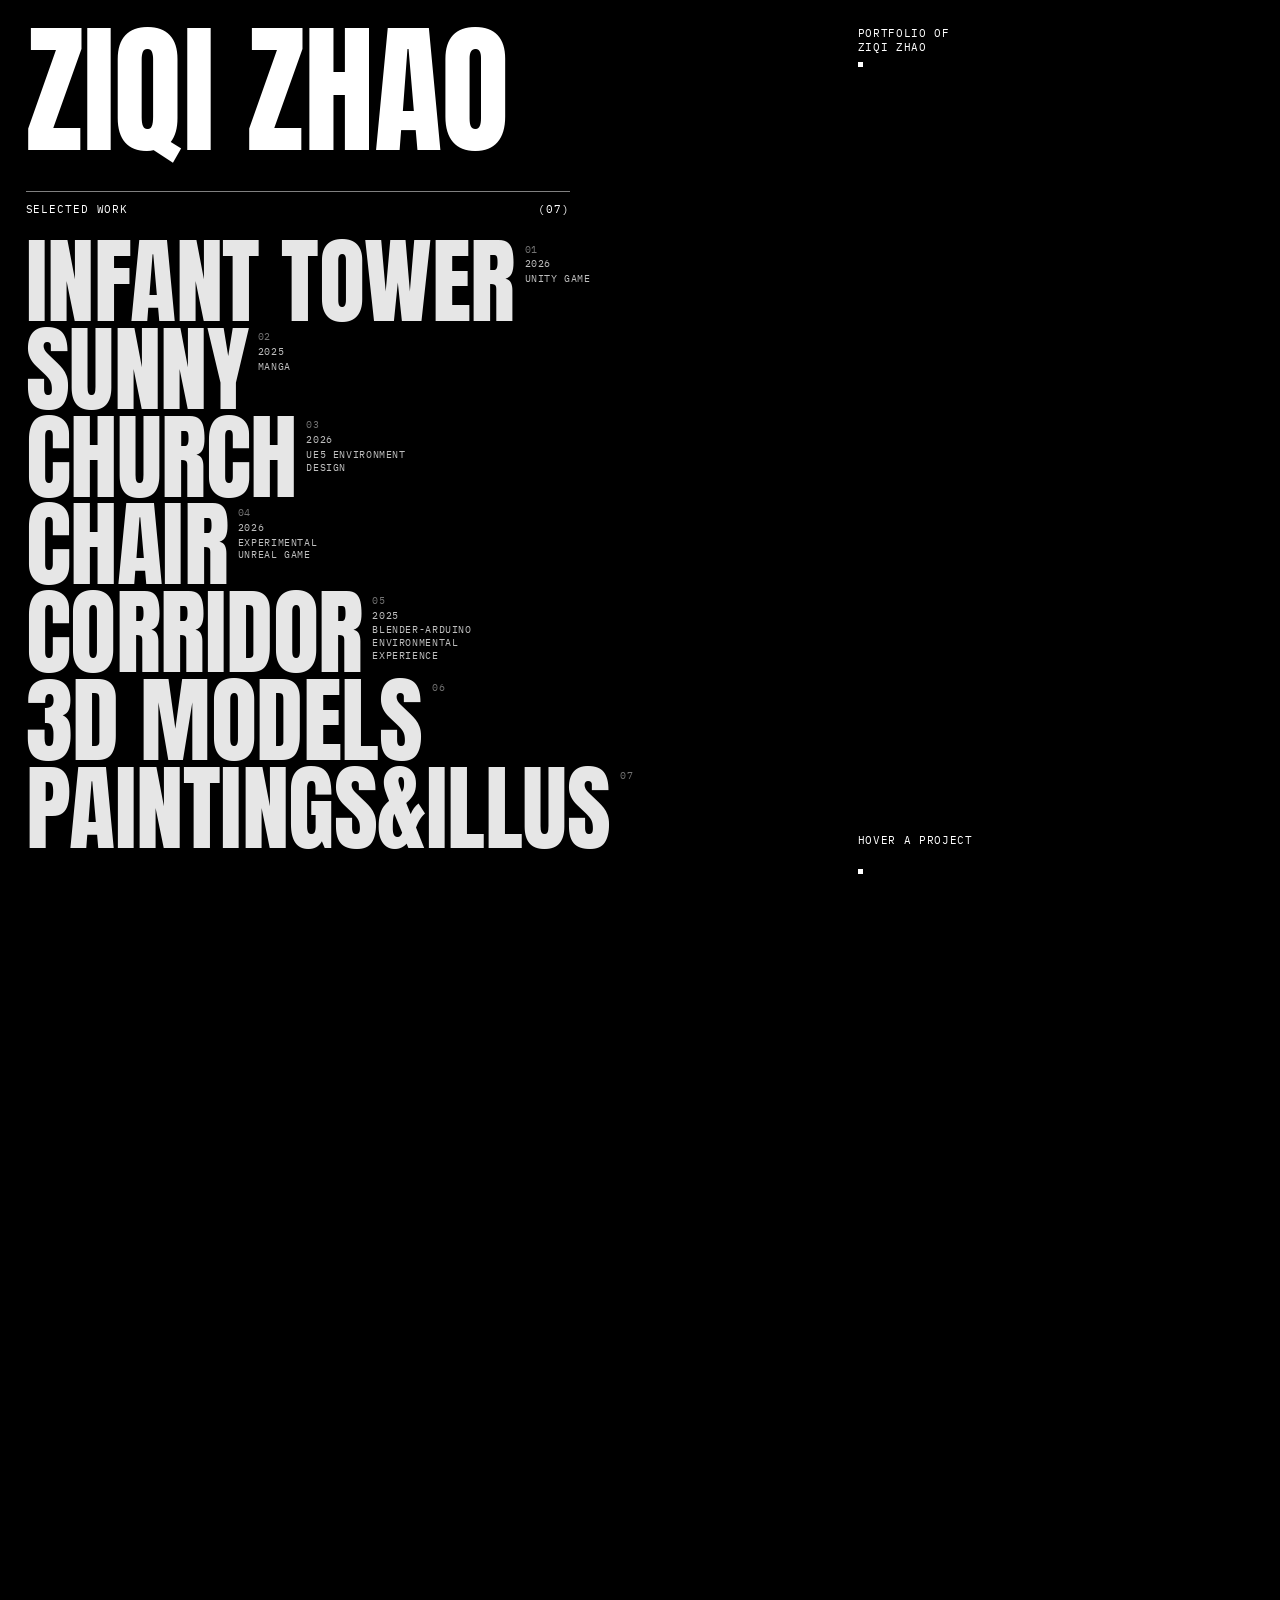
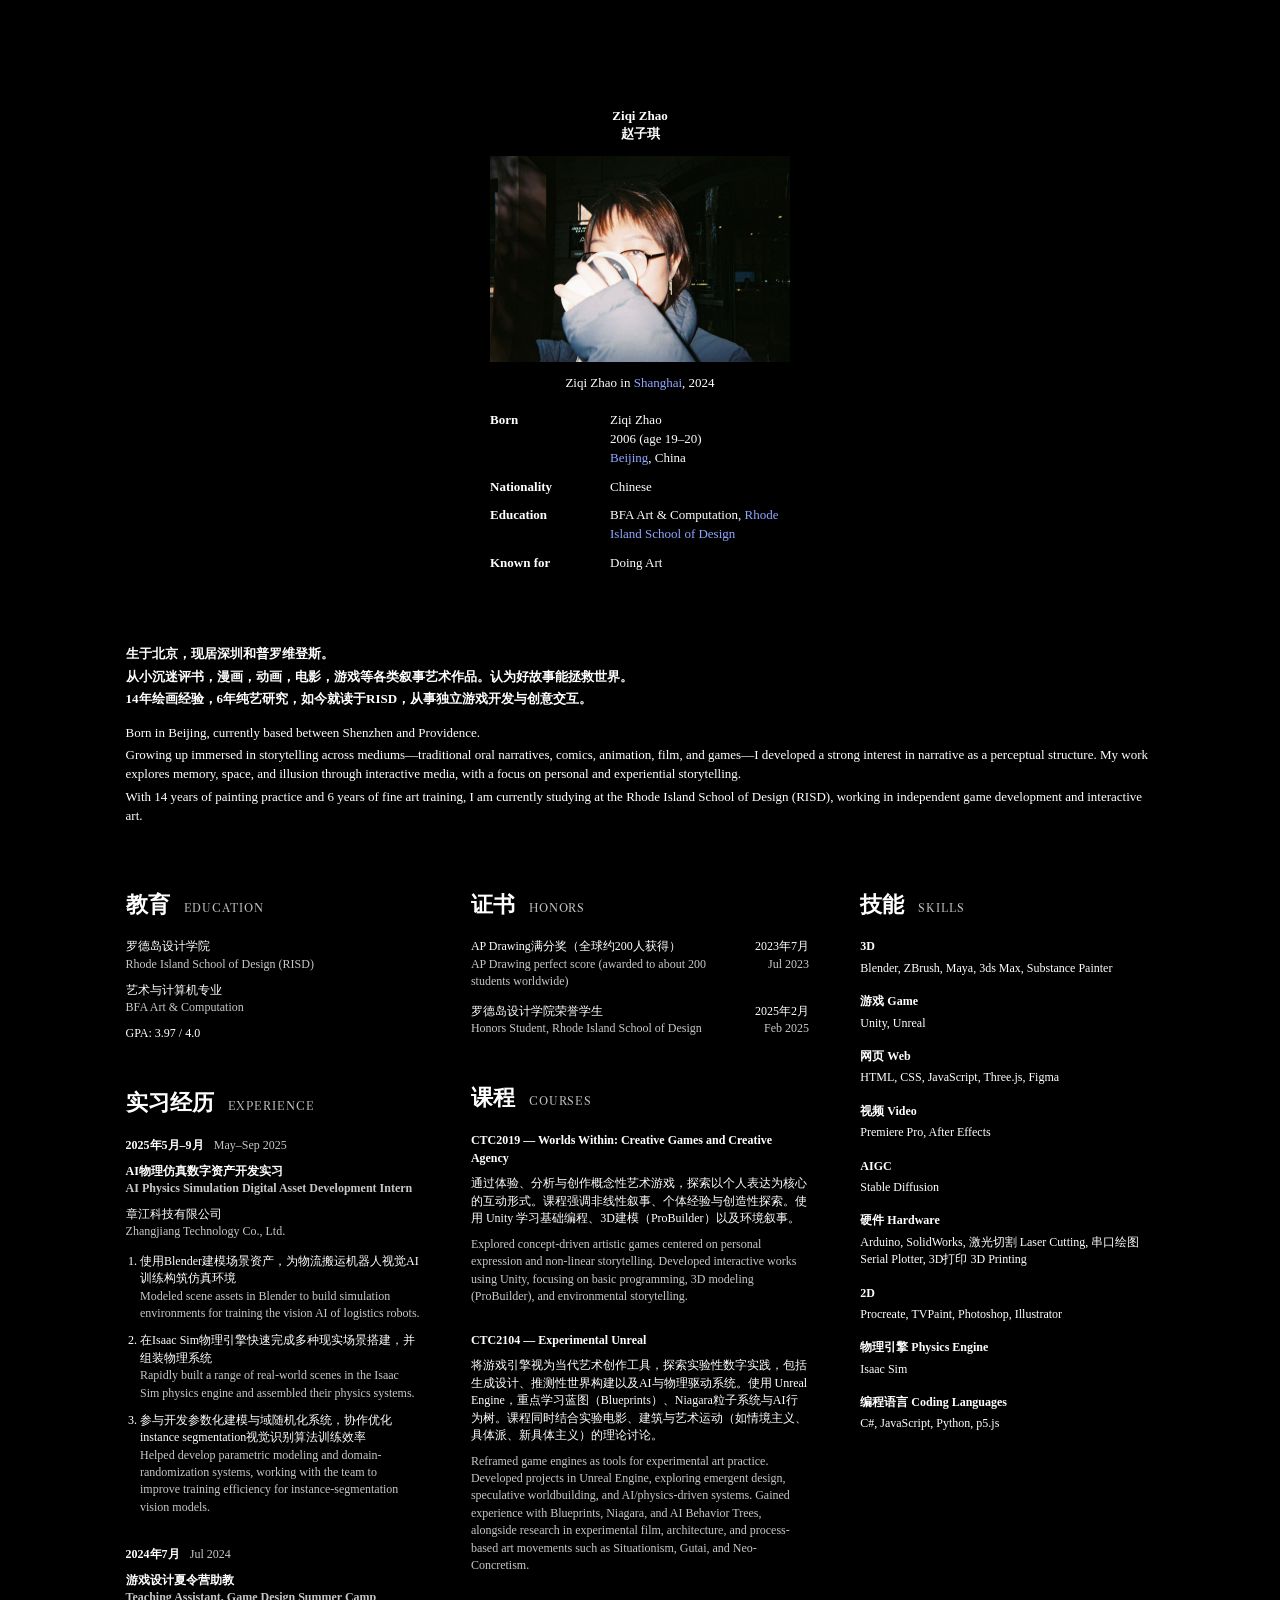
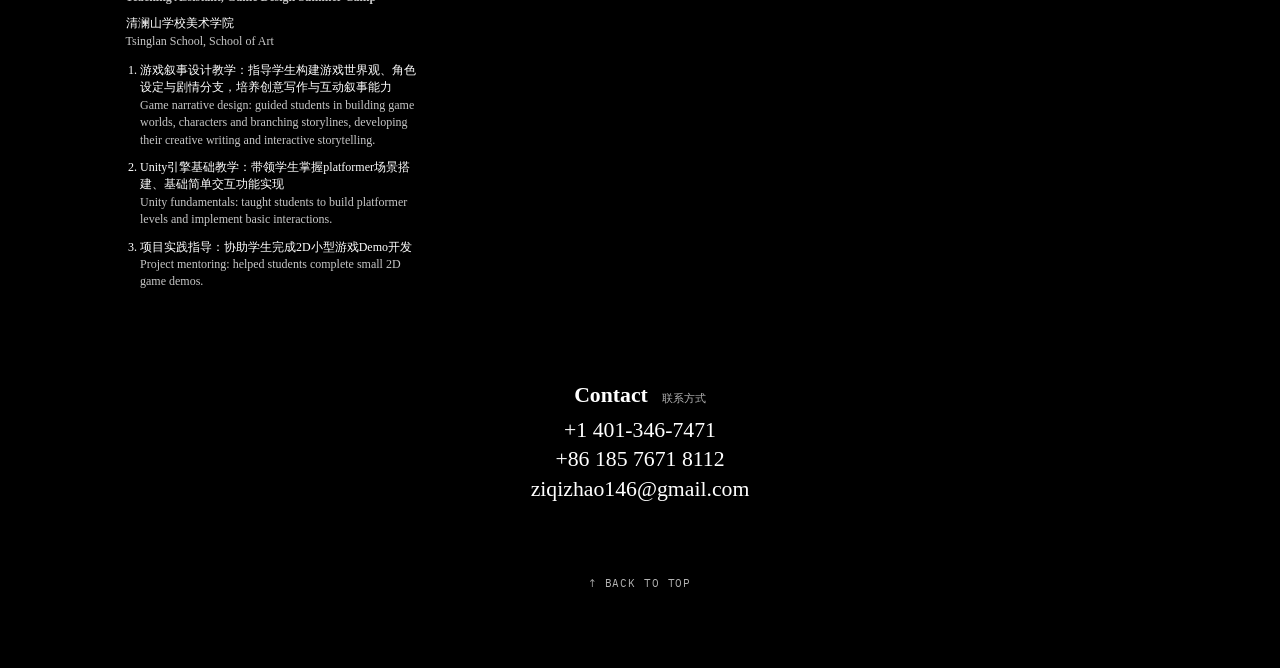
<file: project.html>
<!DOCTYPE html>
<html lang="en">
<head>
  <meta charset="utf-8">
  <meta name="viewport" content="width=device-width, initial-scale=1">
  <title>Project — Ziqi Zhao</title>
  <link rel="preload" href="assets/fonts/anton-latin-400-normal.woff2" as="font" type="font/woff2" crossorigin>
  <link rel="stylesheet" href="assets/css/style.css?v=9d359896c9">
</head>
<body>
  <main class="project" id="project">
    <header class="project__top">
      <a class="project__back" href="index.html" id="back">← Ziqi Zhao</a>
      <span id="num"></span>
    </header>
    <section class="project__head" id="head">
      <div class="project__text">
        <h1 class="project__title" id="title"></h1>
        <p class="project__meta" id="meta"></p>
        <div class="project__desc" id="desc"></div>
      </div>
      <div class="project__art" id="art"></div>
    </section>
    <section class="project__media" id="media"></section>
    <a class="project__next" id="next"></a>
  </main>
  <script src="content/data.js?v=e04e2d3a2c"></script>
  <script src="assets/js/project.js?v=d754643bad"></script>
</body>
</html>
</file>
<file: assets/css/style.css>
/* ---------- fonts (self-hosted, SIL Open Font License) ---------- */
@font-face { font-family: "Anton"; src: url("../fonts/anton-latin-400-normal.woff2") format("woff2"); font-weight: 400; font-display: swap; }
@font-face { font-family: "IBM Plex Mono"; src: url("../fonts/ibm-plex-mono-latin-400-normal.woff2") format("woff2"); font-weight: 400; font-display: swap; }
@font-face { font-family: "IBM Plex Mono"; src: url("../fonts/ibm-plex-mono-latin-500-normal.woff2") format("woff2"); font-weight: 500; font-display: swap; }

/* ---------- base ---------- */
:root {
  --bg: #000;
  --fg: #fff;
  --dim: rgba(255, 255, 255, 0.32);
  --display: "Anton", "Impact", "Arial Narrow Bold", sans-serif;
  --mono: "IBM Plex Mono", ui-monospace, Menlo, monospace;
  --pad: clamp(14px, 2vw, 28px);
}

* { box-sizing: border-box; margin: 0; padding: 0; }

html, body { background: var(--bg); color: var(--fg); }

body {
  font-family: var(--mono);
  -webkit-font-smoothing: antialiased;
}

a { color: inherit; text-decoration: none; }

/* ---------- home: background video ---------- */
.home { min-height: 100vh; }

.bg-video {
  position: fixed;
  inset: 0;
  width: 100%;
  height: 100%;
  object-fit: contain;          /* never stretched or cropped, centered */
  object-position: center;
  background: var(--bg);
  opacity: 0;
  transition: opacity 1.2s ease;
}
.bg-video.is-ready { opacity: 1; }

.bg-shade {                     /* keeps the left text readable over bright frames */
  position: fixed;
  inset: 0;
  pointer-events: none;
  background: linear-gradient(90deg, rgba(0,0,0,.55) 0%, rgba(0,0,0,.15) 45%, rgba(0,0,0,0) 70%);
}

/* ---------- home: left text stack ---------- */
.stack {
  position: relative;
  width: min(100%, 64vw);
  padding: var(--pad) var(--pad) 85vh;
  z-index: 2;
}

.stack__name,
.work__title {
  font-family: var(--display);
  font-weight: 400;             /* Anton is already heavy */
  text-transform: uppercase;
  line-height: 0.92;
  letter-spacing: -0.005em;
}

.stack__name {
  font-size: clamp(64px, 11vw, 190px);
  color: var(--fg);
}

.stack__divider {
  display: flex;
  justify-content: space-between;
  gap: 1em;
  max-width: 34rem;
  margin: clamp(22px, 4vh, 48px) 0 clamp(14px, 2.4vh, 28px);
  padding-top: 10px;
  border-top: 1px solid rgba(255,255,255,.5);
  font-size: 11px;
  letter-spacing: .08em;
  text-transform: uppercase;
}

.stack__list { list-style: none; }

.work {
  display: inline-flex;
  align-items: flex-start;
  gap: .6em;
  padding: .02em 0;
  transform-origin: left center;
  transition: opacity .35s ease, transform .35s cubic-bezier(.2,.7,.2,1);
}

.work__title {
  font-size: clamp(44px, 7.4vw, 128px);
  color: rgba(255,255,255,.9);
  transition: color .35s ease;
}

.work__meta {
  display: flex;
  flex-direction: column;
  gap: 2px;
  margin-top: .55em;
  max-width: 17ch;
  font-size: clamp(9px, .8vw, 11px);
  line-height: 1.25;
  letter-spacing: .06em;
  text-transform: uppercase;
  color: rgba(255,255,255,.75);
}
.work__num { color: rgba(255,255,255,.45); }

/* hover / focus: the active title leans forward, the rest fade back */
.stack__list:hover .work,
.stack__list:focus-within .work { opacity: .3; }

.stack__list .work:hover,
.stack__list .work:focus-visible {
  opacity: 1;
  transform: skewX(-9deg) translateX(.12em);
}
@media (hover: hover) and (pointer: fine) {
  .js-lean .work { transition: opacity .35s ease; }          /* transform is animated by the mouse */
  .js-lean .stack__list .work:hover { transform: none; }
}
.work:hover .work__title,
.work:focus-visible .work__title { color: var(--fg); }

.work:focus-visible { outline: none; }
.work:focus-visible .work__title { text-decoration: underline; text-decoration-thickness: 3px; text-underline-offset: 6px; }

/* ---------- home: right-hand readout ---------- */
.readout {
  position: fixed;
  top: var(--pad);
  bottom: var(--pad);
  left: 67vw;
  right: var(--pad);
  display: flex;
  flex-direction: column;
  justify-content: space-between;
  pointer-events: none;
  z-index: 2;
}
.readout__label {
  font-size: 11px;
  line-height: 1.3;
  letter-spacing: .06em;
  text-transform: uppercase;
}
.readout__label::after {          /* the small square marker, like a cursor */
  content: "";
  display: block;
  width: 5px; height: 5px;
  margin-top: 8px;
  background: var(--fg);
}

/* ---------- load-in animation ---------- */
.reveal {
  opacity: 0;
  transform: translateY(40%);
  animation: rise .9s cubic-bezier(.2,.7,.2,1) forwards;
  animation-delay: calc(var(--i, 0) * 70ms + 150ms);
}
@keyframes rise { to { opacity: 1; transform: none; } }

/* ---------- small screens ---------- */
@media (max-width: 760px) {
  .stack { width: 100%; padding-bottom: 75vh; }
  .work__meta { font-size: 9px; }
  .readout { display: none; }
  .bg-shade { background: rgba(0,0,0,.35); }
}

@media (prefers-reduced-motion: reduce) {
  .reveal { animation: none; opacity: 1; transform: none; }
  .work { transition: none; }
}

/* ---------- project page ---------- */
.project { min-height: 100vh; padding: var(--pad); }

.project__top {
  display: flex;
  justify-content: space-between;
  align-items: baseline;
  font-size: 11px;
  letter-spacing: .08em;
  text-transform: uppercase;
}
.project__back:hover { text-decoration: underline; }

.project__title {
  font-family: var(--display);
  font-weight: 400;
  text-transform: uppercase;
  line-height: .92;
  font-size: clamp(56px, 12vw, 200px);
  margin: clamp(24px, 6vh, 64px) 0 12px;
}
.project__meta {
  font-size: 12px;
  letter-spacing: .08em;
  text-transform: uppercase;
  padding-top: 10px;
  border-top: 1px solid rgba(255,255,255,.5);
  max-width: 34rem;
}

.project__media {
  display: grid;
  gap: clamp(16px, 3vw, 40px);
  margin: clamp(32px, 8vh, 96px) auto 0;
  max-width: 1400px;
}
.project__media img,
.project__media video {
  display: block;
  width: 100%;
  height: auto;
  max-height: 90vh;
  object-fit: contain;
  background: #0a0a0a;
}

.project__empty {
  margin-top: 12vh;
  font-size: 12px;
  letter-spacing: .08em;
  text-transform: uppercase;
  color: var(--dim);
}

.project__next {
  display: block;
  margin: clamp(48px, 12vh, 140px) 0 clamp(24px, 6vh, 60px);
  font-family: var(--display);
  text-transform: uppercase;
  font-size: clamp(36px, 6vw, 96px);
  line-height: .95;
  transition: transform .35s cubic-bezier(.2,.7,.2,1);
  transform-origin: left center;
}
.project__next small {
  display: block;
  font-family: var(--mono);
  font-size: 11px;
  letter-spacing: .08em;
  margin-bottom: 6px;
}
.project__next:hover { transform: skewX(-9deg); }

/* ---------- project page: header with description ---------- */
.project__head {
  display: grid;
  grid-template-columns: minmax(0, 1fr) auto;
  align-items: end;
  gap: clamp(16px, 4vw, 64px);
}

.project__title.is-local {          /* e.g. 阳阳 — bold serif like a printed title page */
  font-family: "Songti SC", "STSong", "SimSun", "Noto Serif CJK SC", "Noto Serif SC",
               "Source Han Serif SC", "Noto Serif CJK TC", serif;
  font-weight: 900;
  text-transform: none;
  letter-spacing: .02em;
  line-height: 1;
  font-size: clamp(48px, 6vw, 104px);
}

.project__desc {
  margin-top: clamp(20px, 4vh, 40px);
  max-width: 62rem;
  font-family: "Times New Roman", Times, "Liberation Serif", serif;
  font-size: clamp(16px, 1.3vw, 21px);
  line-height: 1.3;
  white-space: pre-line;            /* keep the line breaks from info.json */
}
.project__desc p + p { margin-top: 1.2em; }
.project__desc p:lang(zh) {
  font-family: "Songti SC", "STSong", "SimSun", "Noto Serif CJK SC", "Noto Serif SC",
               "Source Han Serif SC", "Noto Serif CJK TC", serif;
  font-weight: 700;
}

.project__art img {
  display: block;
  max-height: clamp(160px, 26vw, 380px);
  max-width: 34vw;
  margin-bottom: calc(-1 * clamp(8px, 2vw, 28px));   /* dips over the first image, like the reference */
  position: relative;
  z-index: 1;
}

/* ---------- layout: fullwidth (manga, comics) ---------- */
.layout-fullwidth .project__media {
  max-width: none;
  gap: 0;                           /* pages read as one continuous strip */
  margin-top: clamp(20px, 4vh, 40px);
}
.layout-fullwidth .project__media img {
  max-height: none;
  object-fit: fill;
  background: #fff;
}
.layout-fullwidth .project__media video { max-height: none; }

@media (max-width: 760px) {
  .project__head { grid-template-columns: 1fr; }
  .project__art img { max-width: 60vw; margin: 0 0 0 auto; }
  .layout-fullwidth { padding-left: 0; padding-right: 0; }
  .layout-fullwidth .project__top,
  .layout-fullwidth .project__head,
  .layout-fullwidth .project__next { padding-left: var(--pad); padding-right: var(--pad); }
}

/* ---------- title on two lines: English + native (e.g. Paintings&Illus / 画和其他) ---------- */
.project__title.is-both { display: flex; flex-direction: column; gap: .04em; }
.project__title.is-both .title-en {
  font-family: "Times New Roman", Times, "Liberation Serif", serif;
  font-weight: 400;
  letter-spacing: 0;
}

/* ---------- layout: grid (justified rows inside a box) ---------- */
.layout-grid .project__head,
.layout-grid .project__media,
.layout-grid .project__next { max-width: 1240px; margin-left: auto; margin-right: auto; }
.layout-grid .project__head { margin-top: clamp(16px, 4vh, 40px); }
.layout-grid .project__title { margin-top: 0; }
.layout-grid .project__media { display: block; margin-top: clamp(24px, 5vh, 56px); }
.layout-grid .project__next { display: block; }

.grid__row { display: flex; }
.grid__cell {
  flex: none;
  padding: 0;
  border: 0;
  background: #111;
  cursor: zoom-in;
  overflow: hidden;
}
.grid__cell img,
.grid__cell video {
  display: block;
  width: 100%;
  height: 100%;
  max-height: none;
  object-fit: cover;
  background: none;
  transition: transform .5s cubic-bezier(.2,.7,.2,1), filter .5s ease;
}
.grid__cell:hover img,
.grid__cell:hover video { transform: scale(1.025); }
.grid__cell:focus-visible { outline: 2px solid #fff; outline-offset: 2px; }

/* ---------- lightbox ---------- */
.lightbox {
  position: fixed;
  inset: 0;
  z-index: 50;
  display: grid;
  grid-template-columns: 64px 1fr 64px;
  align-items: center;
  background: rgba(0,0,0,.94);
}
.lightbox[hidden] { display: none; }
.lightbox__stage {
  height: 100vh; height: 100dvh;
  display: flex;
  align-items: center;
  justify-content: center;
  padding: 56px 0;
}
.lightbox__stage img,
.lightbox__stage video { max-width: 100%; max-height: 100%; object-fit: contain; }
.lightbox button {
  background: none;
  border: 0;
  color: #fff;
  font: 500 12px/1 var(--mono);
  letter-spacing: .08em;
  text-transform: uppercase;
  cursor: pointer;
}
.lightbox__nav { height: 100%; font-size: 22px; opacity: .6; }
.lightbox__nav:hover { opacity: 1; }
.lightbox__close { position: absolute; top: var(--pad); right: var(--pad); }
.lightbox__count {
  position: absolute; left: var(--pad); top: var(--pad);
  font-size: 12px; letter-spacing: .08em;
}
@media (max-width: 760px) {
  .lightbox { grid-template-columns: 36px 1fr 36px; }
}

/* ---------- layout: film (one big video per project) ---------- */
.layout-film .project__media { max-width: none; gap: clamp(24px, 6vh, 72px); }

.film {
  --ar: 1.7778;
  position: relative;
  width: min(100%, calc((100vh - 2 * var(--pad)) * var(--ar)));
  aspect-ratio: var(--ar);
  margin: 0 auto;
  background: #050505;
  overflow: hidden;
}
.film video {
  display: block;
  width: 100%;
  height: 100%;
  max-height: none;
  object-fit: contain;
  background: #000;
}

.film__play {
  position: absolute;
  inset: 0;
  display: flex;
  align-items: flex-end;
  justify-content: flex-start;
  gap: 16px;
  padding: clamp(16px, 3vw, 40px);
  border: 0;
  color: #fff;
  cursor: pointer;
  background: linear-gradient(0deg, rgba(0,0,0,.55) 0%, rgba(0,0,0,0) 45%);
  transition: opacity .4s ease;
}
.film.is-playing .film__play { opacity: 0; pointer-events: none; }

.film__icon {
  width: clamp(54px, 6vw, 84px);
  aspect-ratio: 1;
  border: 1.5px solid #fff;
  border-radius: 50%;
  position: relative;
  transition: transform .35s cubic-bezier(.2,.7,.2,1), background .35s ease;
}
.film__icon::after {            /* triangle */
  content: "";
  position: absolute;
  left: 54%; top: 50%;
  transform: translate(-50%, -50%);
  border-style: solid;
  border-width: .55em 0 .55em .9em;
  border-color: transparent transparent transparent #fff;
  font-size: clamp(14px, 1.4vw, 20px);
  transition: border-color .35s ease;
}
.film__label {
  display: flex;
  flex-direction: column;
  align-items: flex-start;
  font-family: var(--display);
  font-size: clamp(32px, 4vw, 60px);
  line-height: .9;
  text-transform: uppercase;
}
.film__label small {
  margin-top: 8px;
  font-family: var(--mono);
  font-size: 11px;
  letter-spacing: .08em;
}
.film__play:hover .film__icon,
.film__play:focus-visible .film__icon { transform: scale(1.08); background: #fff; }
.film__play:hover .film__icon::after,
.film__play:focus-visible .film__icon::after { border-left-color: #000; }
.film__play:focus-visible { outline: 2px solid #fff; outline-offset: -6px; }

@media (max-width: 760px) {
  .layout-film { padding-left: 0; padding-right: 0; }
  .layout-film .project__top,
  .layout-film .project__head,
  .layout-film .project__next { padding-left: var(--pad); padding-right: var(--pad); }
  .film__label { font-size: 30px; }
}
</file>
<file: assets/css/about.css>
/* ==========================================================
   Home — About / CV section (follows AboutMe.pdf)
   English: Libre Caslon / Times · Chinese: bold Song (same as 阳阳 / 婴儿塔)
   ========================================================== */
@font-face { font-family: "Libre Caslon Text"; src: url("../fonts/libre-caslon-text-latin-400-normal.woff2") format("woff2"); font-weight: 400; font-display: swap; }
@font-face { font-family: "Libre Caslon Text"; src: url("../fonts/libre-caslon-text-latin-700-normal.woff2") format("woff2"); font-weight: 700; font-display: swap; }

.readout { transition: opacity .4s ease; }
.readout.is-away { opacity: 0; }

.cv {
  --serif: "Times New Roman", Times, "Liberation Serif", serif;
  --song: "Songti SC", "STSong", "SimSun", "Noto Serif CJK SC", "Noto Serif SC", "Source Han Serif SC", serif;
  --blue: #8ea7ff;
  position: relative; z-index: 3;
  background: #000;
  color: #fff;
  font-family: var(--serif);
  font-size: clamp(13px, .85vw, 15px);
  line-height: 1.45;
  padding-top: clamp(60px, 10vh, 130px);
}
.cv__lower { max-width: 1080px; margin-left: auto; margin-right: auto; }
.cv::before {                        /* soft fade from the video into the CV */
  content: ""; position: absolute; left: 0; right: 0; bottom: 100%; height: 30vh; pointer-events: none;
  background: linear-gradient(180deg, rgba(0,0,0,0), #000);
}
.cv [lang="zh"] { font-family: var(--song); }
.cv a { color: inherit; }
.cv p { max-width: none; }

/* Wikipedia-style info box */
.cv__box {
  width: min(88vw, 300px);
  margin: 0 auto;
  font-size: clamp(13px, .9vw, 15px);
}
.cv__boxname { text-align: center; font-weight: 700; line-height: 1.35; margin-bottom: 14px; }
.cv__box figure { margin: 0; }
.cv__box img { display: block; width: 100%; height: auto; }
.cv__box figcaption { text-align: center; margin-top: 12px; }
.cv__box a, .cv__lower .link { color: var(--blue); }
.cv__box a:hover { text-decoration: underline; }
.cv__box dl { display: grid; grid-template-columns: 40% 1fr; gap: 10px 0; margin-top: 18px; }
.cv__box dt { font-weight: 700; }

/* lower half: bio, three columns, contact */
.cv__lower { margin-top: clamp(50px, 8vh, 90px); padding: 0 var(--pad) clamp(50px, 8vh, 90px); }

.cv__bio { display: grid; gap: 1.1em; font-size: clamp(13px, .9vw, 15px); }
.cv__bio [lang="zh"] { font-weight: 700; }
.cv__bio p + p { margin-top: .3em; }

.cv__cols {
  display: grid; grid-template-columns: 1fr 1.15fr 1fr; gap: clamp(28px, 4vw, 70px);
  margin-top: clamp(44px, 7vh, 80px);
  font-size: clamp(12px, .8vw, 14px);
}
.cv__col { display: grid; align-content: start; gap: clamp(36px, 5vh, 56px); }
.cv h3 { display: flex; align-items: baseline; gap: 14px; margin-bottom: 18px; font-weight: 400; }
.cv h3 [lang="zh"] { font-size: clamp(22px, 1.7vw, 30px); font-weight: 900; }
.cv h3 small { font-family: "Libre Caslon Text", var(--serif); font-size: clamp(11px, .8vw, 14px); text-transform: uppercase; letter-spacing: .08em; color: rgba(255,255,255,.75); }
.cv section p + p { margin-top: .7em; }
.cv .en { color: rgba(255,255,255,.78); }

.cv__job + .cv__job { margin-top: 30px; }
.cv__when { font-weight: 700; }
.cv__when .en { font-weight: 400; margin-left: .6em; }
.cv__job ol { margin: 12px 0 0 1.2em; display: grid; gap: 10px; }
.cv__job li span { display: block; }

.cv__honors { display: grid; grid-template-columns: 1fr auto; gap: 12px 18px; }
.cv__honors dt span, .cv__honors dd span { display: block; }
.cv__honors dd { text-align: right; white-space: nowrap; }

.cv__course + .cv__course { margin-top: 26px; }
.cv__course p + p { margin-top: .6em; }

.cv__skills { display: grid; gap: 4px; }
.cv__skills dt { font-weight: 700; margin-top: 12px; }
.cv__skills dt:first-child { margin-top: 0; }

.cv__contact { text-align: center; margin-top: clamp(60px, 10vh, 120px); font-size: clamp(18px, 1.7vw, 30px); line-height: 1.35; }
.cv__contact h3 { justify-content: center; font-weight: 700; font-size: 1em; margin-bottom: 6px; }
.cv__contact h3 [lang="zh"] { font-size: .5em; font-weight: 400; opacity: .7; }
.cv__contact a:hover { text-decoration: underline; text-underline-offset: 4px; }
.cv__top { display: inline-block; margin-top: clamp(50px, 8vh, 90px); font-family: var(--mono); font-size: 11px; letter-spacing: .08em; text-transform: uppercase; opacity: .7; }
.cv__top:hover { opacity: 1; }

@media (max-width: 900px) {
  .cv__cols { grid-template-columns: 1fr; }
}
</file>
<file: assets/css/infant-tower.css>
/* Infant Tower — the layout sheet shown as-is, with interactive spots on top.
   Spots are positioned in the sheet's own pixels (1920 × 23120). */
@font-face { font-family: "Libre Caslon Text"; src: url("../fonts/libre-caslon-text-latin-400-normal.woff2") format("woff2"); font-weight: 400; font-display: swap; }

.it { background: #0b0f0d; color: #fff; --su: calc(min(100vw, 1920px) / 1920); }   /* 1 sheet pixel */

/* title block — bold serif caps + the same Chinese title face as Sunny's 阳阳 */
@font-face { font-family: "Libre Caslon Text"; src: url("../fonts/libre-caslon-text-latin-700-normal.woff2") format("woff2"); font-weight: 700; font-display: swap; }
.it-title {
  position: absolute; left: 0; right: 0; top: 0;
  height: calc(850 / 23120 * 100%);
  display: flex; align-items: flex-start;
  padding: max(54px, calc(var(--su) * 120)) max(24px, calc(var(--su) * 120)) 0;
  z-index: 2; pointer-events: none;
  text-shadow: 0 2px calc(var(--su) * 30) rgba(0,0,0,.45);
}
.it-title__name { display: flex; flex-direction: column; align-items: flex-start; font-weight: 400; }
.it-title__en {
  font-family: "Libre Caslon Text", Georgia, "Times New Roman", serif;
  font-weight: 700;
  text-transform: uppercase;
  font-size: max(26px, calc(var(--su) * 150));
  line-height: 1;
  letter-spacing: -.01em;
  white-space: nowrap;
}
.it-title__zh {                        /* same stack and weight as .project__title.is-local (阳阳) */
  font-family: "Songti SC", "STSong", "SimSun", "Noto Serif CJK SC", "Noto Serif SC",
               "Source Han Serif SC", "Noto Serif CJK TC", serif;
  font-weight: 900;
  font-size: max(34px, calc(var(--su) * 205));
  line-height: 1;
  letter-spacing: .02em;
  margin-top: calc(var(--su) * 42);
}

/* section headings: same bold Caslon caps as the title */
.it-sec {
  position: absolute; left: 0; right: 0;
  top: calc(var(--y) / 23120 * 100%);
  height: calc(var(--h) / 23120 * 100%);
  display: flex; flex-direction: column; align-items: center; justify-content: center;
  font-family: "Libre Caslon Text", Georgia, "Times New Roman", serif;
  font-weight: 700; text-transform: uppercase; text-align: center; line-height: 1;
  pointer-events: none;
  text-shadow: 0 2px calc(var(--su) * 24) rgba(0,0,0,.45);
}
.it-sec__num  { font-size: max(16px, calc(var(--su) * 78)); letter-spacing: .12em; padding-left: .12em; }
.it-sec__name { font-size: max(20px, calc(var(--su) * 112)); letter-spacing: -.01em; margin-top: calc(var(--su) * 34); }

.it-top {
  position: absolute; top: 0; left: 0; right: 0; z-index: 5;
  display: flex; justify-content: space-between;
  padding: var(--pad);
  font-family: var(--mono); font-size: 11px; letter-spacing: .08em; text-transform: uppercase;
  text-shadow: 0 1px 6px rgba(0,0,0,.8);
}
.it-top a:hover { text-decoration: underline; }

.it-sheet { position: relative; width: 100%; max-width: 1920px; margin: 0 auto; }
.it-sheet > img { display: block; width: 100%; height: auto; }

.it-spot {
  position: absolute;
  left:   calc(var(--x) / 1920 * 100%);
  top:    calc(var(--y) / 23120 * 100%);
  width:  calc(var(--w) / 1920 * 100%);
  height: calc(var(--h) / 23120 * 100%);
  display: block; padding: 0; border: 0; background: none; cursor: pointer;
}

/* the hero still: a play button appears on hover */
.it-spot--still { display: grid; place-items: center; }
.it-spot__play {
  width: clamp(54px, 6vw, 96px); aspect-ratio: 1; border-radius: 50%;
  border: 2px solid #fff; background: rgba(0,0,0,.35);
  position: relative; opacity: 0; transform: scale(.9);
  transition: opacity .3s ease, transform .3s ease;
}
.it-spot__play::after {
  content: ""; position: absolute; left: 54%; top: 50%; transform: translate(-50%, -50%);
  border-style: solid; border-width: .6em 0 .6em 1em; border-color: transparent transparent transparent #fff;
  font-size: clamp(12px, 1.2vw, 20px);
}
.it-spot--still:hover .it-spot__play,
.it-spot--still:focus-visible .it-spot__play { opacity: 1; transform: none; }

/* the two text links under it — live text in the sheet's serif */
.it-spot--text {
  width: auto; height: auto; white-space: nowrap;
  color: #fff; font-family: "Libre Caslon Text", Georgia, "Times New Roman", serif; font-weight: 400;
  font-size: max(9px, calc(var(--su) * 25.6)); line-height: 1.15;
  border-bottom: 1px solid transparent; transition: border-color .2s ease;
}
.it-spot--text:hover, .it-spot--text:focus-visible { border-bottom-color: rgba(255,255,255,.85); }
.it-spot:focus-visible { outline: 2px solid #fff; outline-offset: 3px; }

.it-spot--video { object-fit: cover; background: #474747; cursor: default; }

.it-next { max-width: 1240px; margin: clamp(60px, 10vh, 120px) auto clamp(30px, 6vh, 60px) !important; padding: 0 var(--pad); }

/* walkthrough modal */
.it-modal { position: fixed; inset: 0; z-index: 60; background: rgba(0,0,0,.92); display: grid; place-items: center; padding: var(--pad); }
.it-modal[hidden] { display: none; }
.it-modal__box { width: min(100%, calc((100vh - 120px) * 1.777)); }
.it-modal__bar { display: flex; justify-content: space-between; margin-bottom: 10px; font-family: var(--mono); font-size: 12px; text-transform: uppercase; letter-spacing: .08em; }
.it-modal__bar a:hover { text-decoration: underline; }
.it-modal__close { background: none; border: 0; color: #fff; font: inherit; letter-spacing: inherit; text-transform: inherit; cursor: pointer; }
.it-modal__frame { aspect-ratio: 16 / 9; background: #000; }
.it-modal__frame iframe { width: 100%; height: 100%; border: 0; display: block; }
</file>
